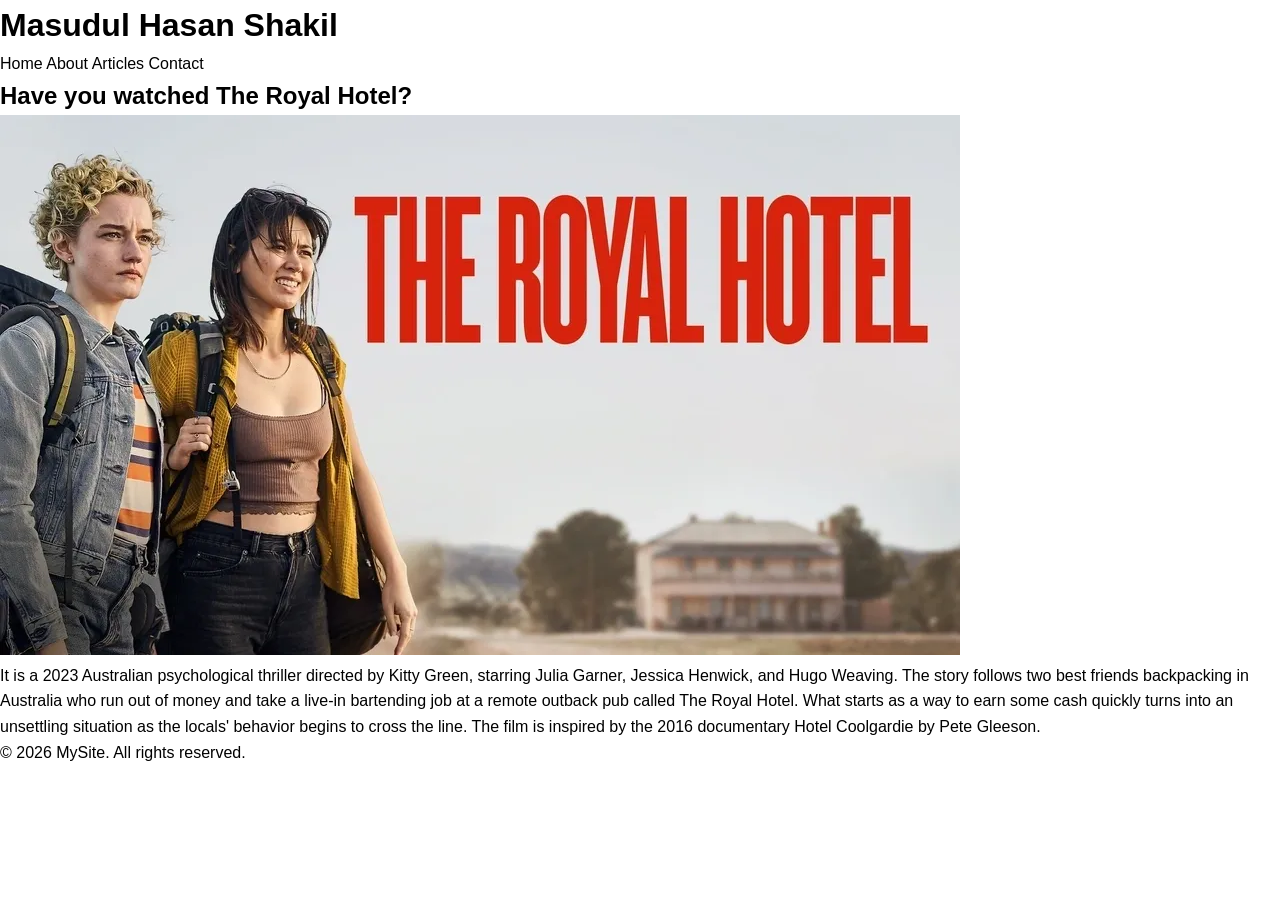
<file: class_demo.html>
<!DOCTYPE html>
<html lang="en">

<head>
  <meta charset="UTF-8" />
  <meta name="viewport" content="width=device-width, initial-scale=1.0" />
  <meta name="description" content="A simple web page demonstrating HTML5 semantic structure and layout." />
  <title>Masudul Hasan Shakil</title>  

  <link rel="stylesheet" href="style.css" />
</head>

<body>

  <header>
    <h1>Masudul Hasan Shakil</h1>
    <nav aria-label="Main navigation">
      <a href="#">Home</a>
      <a href="#">About</a>
      <a href="#">Articles</a>
      <a href="#contact">Contact</a>
    </nav>
  </header>

  <main>

    <article aria-labelledby="article-royal-hotel">
      <h2 id="article-royal-hotel">Have you watched The Royal Hotel?</h2>
      <a href="https://www.imdb.com/title/tt18363072/" target="_blank" aria-label="The Royal Hotel on IMDB (opens in new tab)">
        <img
          src="theroyalhotel.webp"
          alt="The Royal Hotel 2023 movie poster featuring Julia Garner and Jessica Henwick"
        />
      </a>
      <p>
        It is a 2023 Australian psychological thriller directed by Kitty Green, starring Julia Garner, Jessica Henwick, and Hugo Weaving. The story follows two best friends backpacking in Australia who run out of money and take a live-in bartending job at a remote outback pub called The Royal Hotel. What starts as a way to earn some cash quickly turns into an unsettling situation as the locals' behavior begins to cross the line. The film is inspired by the 2016 documentary Hotel Coolgardie by Pete Gleeson.
      </p>
    </article>

  </main>

  <footer>
    <p>&copy; 2026 MySite. All rights reserved.</p>
  </footer>

</body>
</html>
</file>
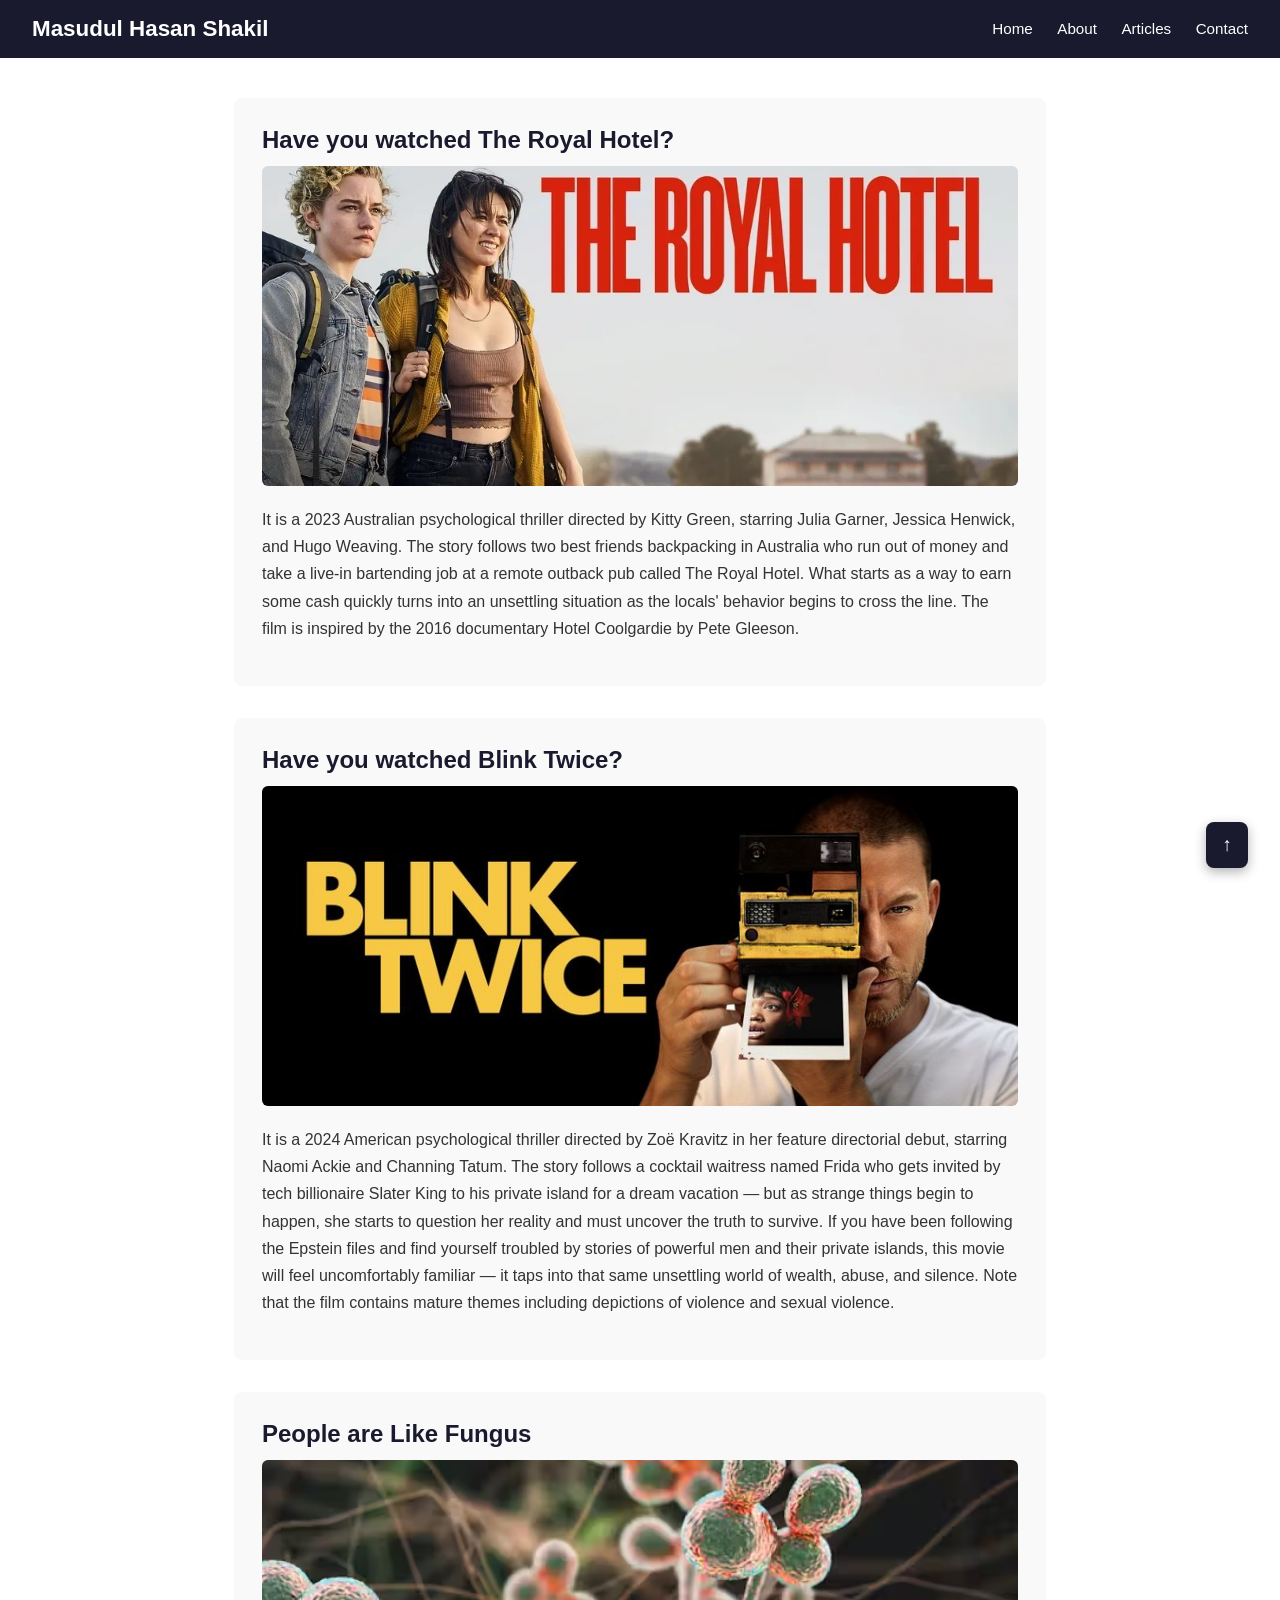
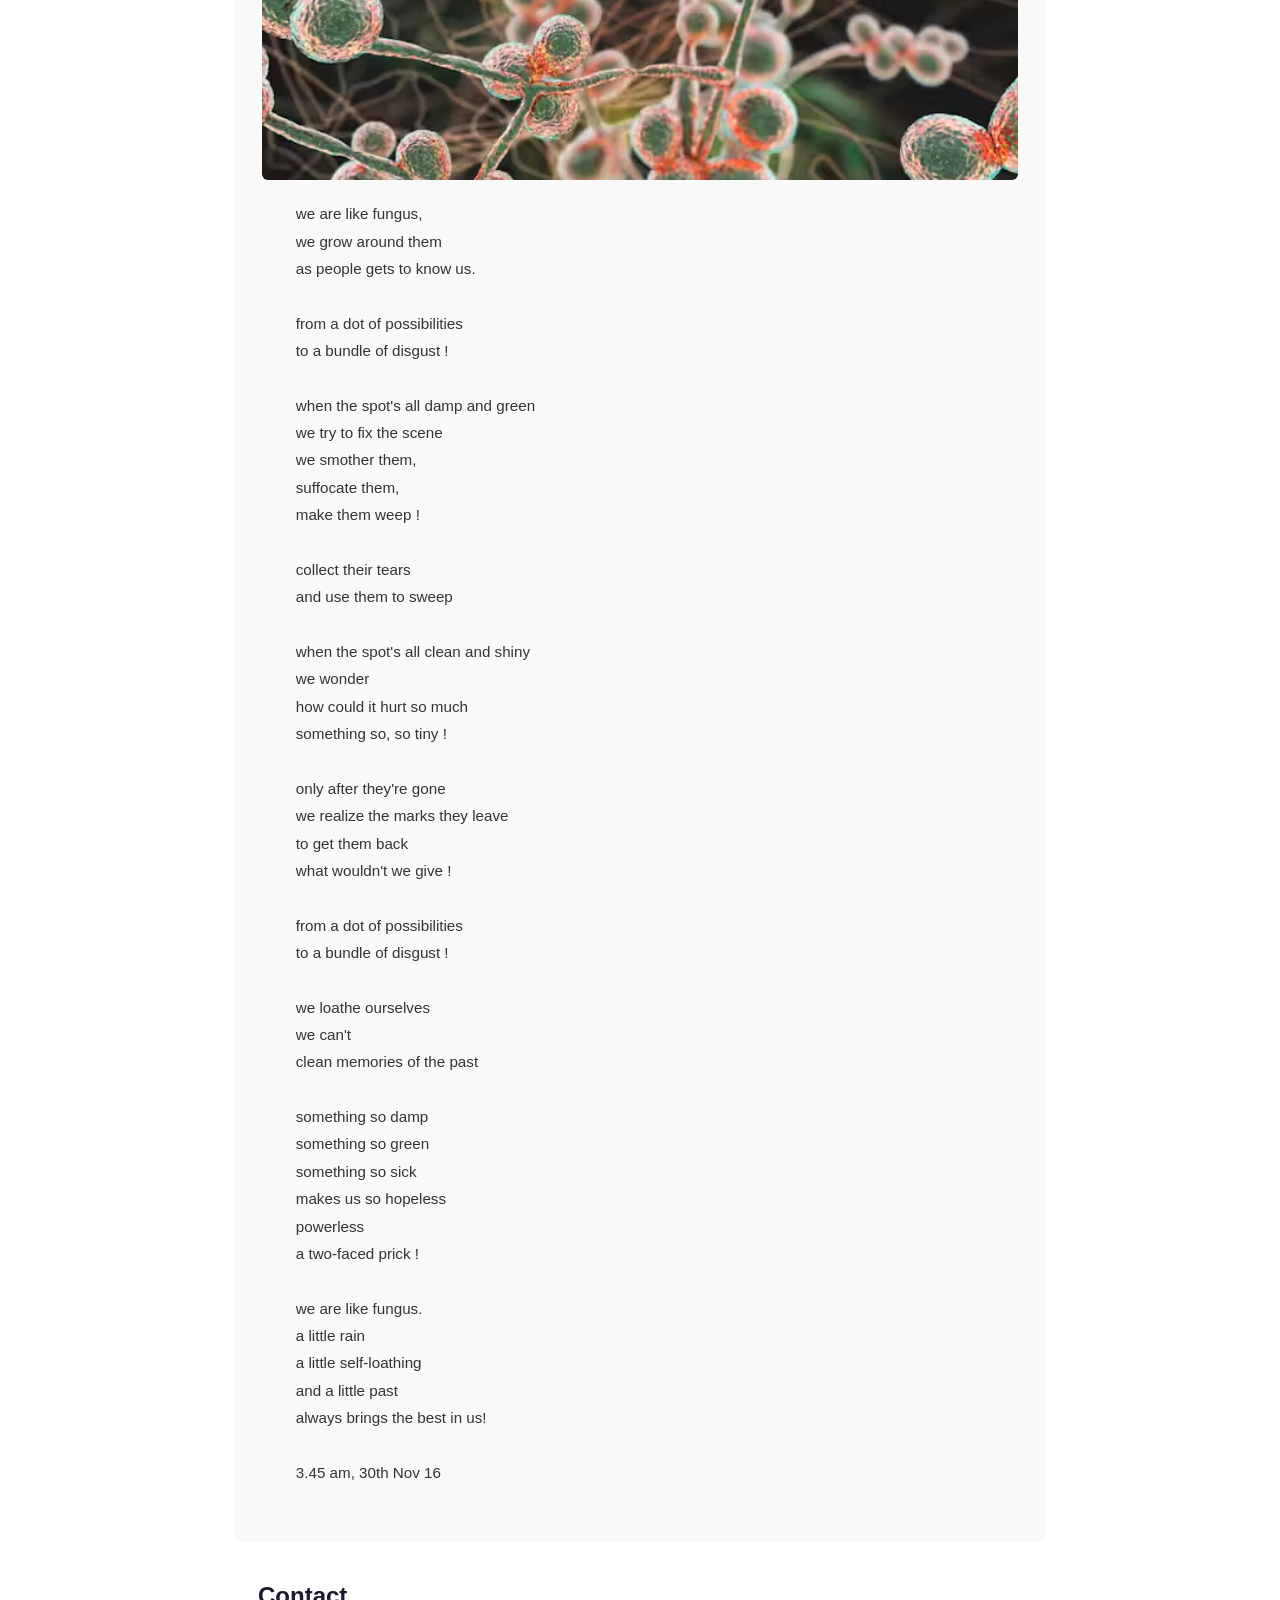
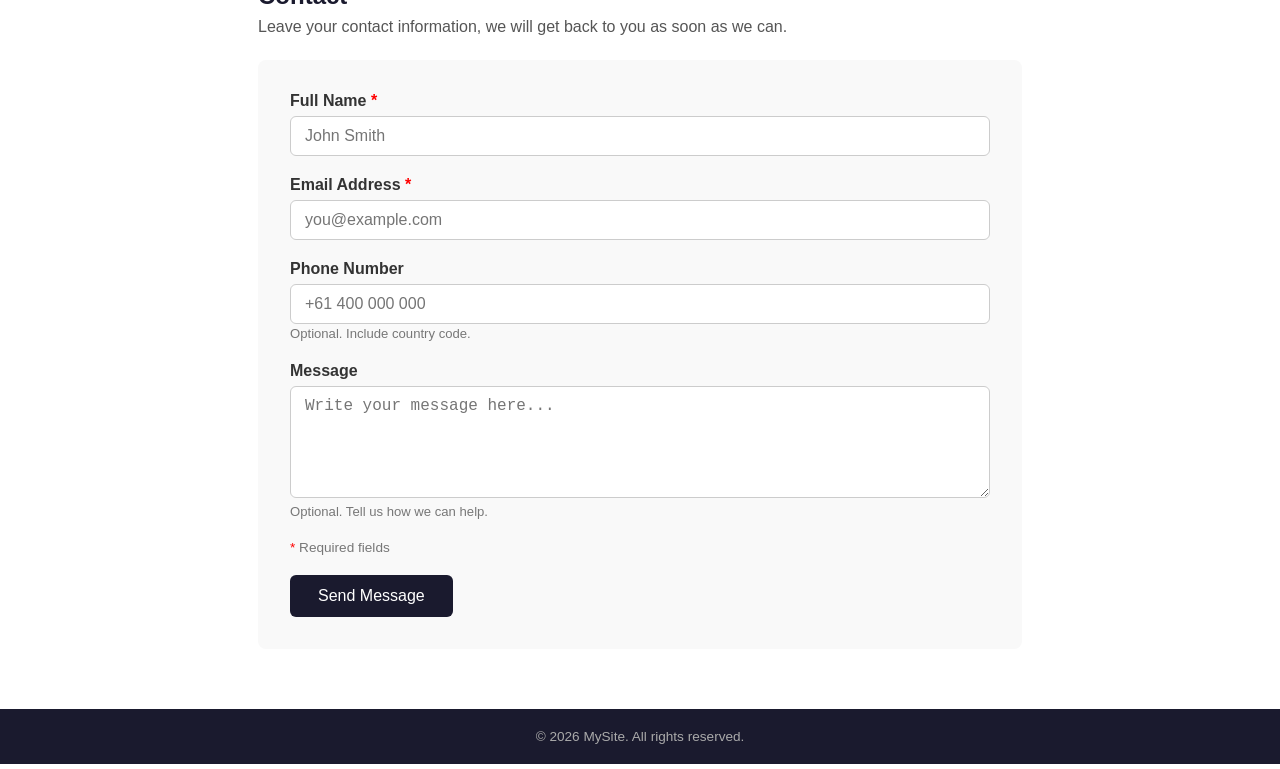
<file: index_week02.html>
<!DOCTYPE html>
<html lang="en">
<head>
  <meta charset="UTF-8" />
  <meta name="viewport" content="width=device-width, initial-scale=1.0" />
  <meta name="description" content="A simple web page demonstrating HTML5 semantic structure and layout." />
  <title>Masudul Hasan Shakil</title>
  <style>
    * { margin: 0; padding: 0; box-sizing: border-box; }
    body { font-family: Bahnschrift, sans-serif; color: #333; }

    header { background: #1a1a2e; color: white; padding: 16px 32px; display: flex; justify-content: space-between; align-items: center; }
    header h1 { font-size: 1.4rem; }
    nav a { color: white; text-decoration: none; margin-left: 20px; font-size: 0.95rem; }
    nav a:hover { text-decoration: underline; }

    main { max-width: 860px; margin: 40px auto; padding: 0 24px; }

    article { background: #f9f9f9; border-radius: 8px; padding: 28px; margin-bottom: 32px; }
    article h2 { margin-bottom: 12px; color: #1a1a2e; }
    article p { line-height: 1.7; margin-bottom: 16px; }
    article img { width: 100%; max-height: 320px; object-fit: cover; border-radius: 6px; margin-bottom: 16px; }

    footer { background: #1a1a2e; color: #aaa; text-align: center; padding: 20px; font-size: 0.85rem; }

    /* Input focus highlight */
    input:focus, textarea:focus {
      outline: 2px solid #1a1a2e;
      border-color: #1a1a2e;
    }

    /* Red border on invalid fields after user interacts */
    input:not(:placeholder-shown):invalid,
    textarea:not(:placeholder-shown):invalid {
      border-color: red;
    }

    /* Show error message when field is invalid and touched */
    input:not(:placeholder-shown):invalid + span,
    textarea:not(:placeholder-shown):invalid + span {
      display: block !important;
    }

    /* Green border when valid */
    input:not(:placeholder-shown):valid,
    textarea:not(:placeholder-shown):valid {
      border-color: green;
    }

    /* Button hover */
    button[type="submit"]:hover {
      background: #2a2a4e;
    }

    /* Button focus for keyboard users */
    button[type="submit"]:focus {
      outline: 2px solid #1a1a2e;
      outline-offset: 3px;
    }
  </style>
</head>
<body>

  <header>
    <h1>Masudul Hasan Shakil</h1>
    <nav aria-label="Main navigation">
      <a href="#">Home</a>
      <a href="#">About</a>
      <a href="#">Articles</a>
      <a href="#contact">Contact</a>
    </nav>
  </header>

  <main>

    <article aria-labelledby="article-royal-hotel">
      <h2 id="article-royal-hotel">Have you watched The Royal Hotel?</h2>
      <a href="https://www.imdb.com/title/tt18363072/" target="_blank" aria-label="The Royal Hotel on IMDB (opens in new tab)">
        <img
          src="theroyalhotel.webp"
          alt="The Royal Hotel 2023 movie poster featuring Julia Garner and Jessica Henwick"
        />
      </a>
      <p>
        It is a 2023 Australian psychological thriller directed by Kitty Green, starring Julia Garner, Jessica Henwick, and Hugo Weaving. The story follows two best friends backpacking in Australia who run out of money and take a live-in bartending job at a remote outback pub called The Royal Hotel. What starts as a way to earn some cash quickly turns into an unsettling situation as the locals' behavior begins to cross the line. The film is inspired by the 2016 documentary Hotel Coolgardie by Pete Gleeson.
      </p>
    </article>

    <article aria-labelledby="article-blink-twice">
      <h2 id="article-blink-twice">Have you watched Blink Twice?</h2>
      <a href="https://www.imdb.com/title/tt14858658/" target="_blank" aria-label="Blink Twice on IMDB (opens in new tab)">
        <img
          src="blink-twice.jpg"
          alt="Blink Twice 2024 movie poster featuring Naomi Ackie and Channing Tatum"
        />
      </a>
      <p>
        It is a 2024 American psychological thriller directed by Zoë Kravitz in her feature directorial debut, starring Naomi Ackie and Channing Tatum. The story follows a cocktail waitress named Frida who gets invited by tech billionaire Slater King to his private island for a dream vacation — but as strange things begin to happen, she starts to question her reality and must uncover the truth to survive. If you have been following the Epstein files and find yourself troubled by stories of powerful men and their private islands, this movie will feel uncomfortably familiar — it taps into that same unsettling world of wealth, abuse, and silence. Note that the film contains mature themes including depictions of violence and sexual violence.
      </p>
    </article>

    <article aria-labelledby="article-poem">
      <h2 id="article-poem">People are Like Fungus</h2>
      <img
        src="fungus.avif"
        alt="Poem illustration"
      />
      <pre aria-label="Poem: We Are Like Fungus, written at 3:45am 30th November 2016" style="font-family: inherit; white-space: pre-wrap; line-height: 1.8; font-size: 0.95rem;">
        we are like fungus,
        we grow around them
        as people gets to know us.

        from a dot of possibilities
        to a bundle of disgust !

        when the spot's all damp and green
        we try to fix the scene
        we smother them,
        suffocate them,
        make them weep !

        collect their tears
        and use them to sweep

        when the spot's all clean and shiny
        we wonder
        how could it hurt so much
        something so, so tiny !

        only after they're gone
        we realize the marks they leave
        to get them back
        what wouldn't we give !

        from a dot of possibilities
        to a bundle of disgust !

        we loathe ourselves
        we can't
        clean memories of the past

        something so damp
        something so green
        something so sick
        makes us so hopeless
        powerless
        a two-faced prick !

        we are like fungus.
        a little rain
        a little self-loathing
        and a little past
        always brings the best in us!

        3.45 am, 30th Nov 16
      </pre>
    </article>

    <section id="contact" role="region" aria-labelledby="contact-heading" style="max-width: 860px; margin: 40px auto 60px; padding: 0 24px;">
      <h2 id="contact-heading" style="color: #1a1a2e; margin-bottom: 8px;">Contact</h2>
      <p style="margin-bottom: 24px; color: #555;">Leave your contact information, we will get back to you as soon as we can.</p>

      <form
        action="#"
        method="POST"
        novalidate
        aria-label="Contact form"
        style="background: #f9f9f9; padding: 32px; border-radius: 8px;"
      >

        <!-- Name -->
        <div style="margin-bottom: 20px;">
          <label for="name" style="display: block; font-weight: bold; margin-bottom: 6px;">
            Full Name <span aria-hidden="true" style="color: red;">*</span>
          </label>
          <input
            type="text"
            id="name"
            name="name"
            required
            autocomplete="name"
            placeholder="John Smith"
            aria-describedby="name-error"
            style="width: 100%; padding: 10px 14px; border: 1px solid #ccc; border-radius: 6px; font-size: 1rem; outline-offset: 2px;"
          />
          <span id="name-error" role="alert" aria-live="polite" style="color: red; font-size: 0.85rem; display: none;">Please enter your full name.</span>
        </div>

        <!-- Email -->
        <div style="margin-bottom: 20px;">
          <label for="email" style="display: block; font-weight: bold; margin-bottom: 6px;">
            Email Address <span aria-hidden="true" style="color: red;">*</span>
          </label>
          <input
            type="email"
            id="email"
            name="email"
            required
            autocomplete="email"
            placeholder="you@example.com"
            aria-describedby="email-error"
            style="width: 100%; padding: 10px 14px; border: 1px solid #ccc; border-radius: 6px; font-size: 1rem; outline-offset: 2px;"
          />
          <span id="email-error" role="alert" aria-live="polite" style="color: red; font-size: 0.85rem; display: none;">Please enter a valid email address.</span>
        </div>

        <!-- Phone -->
        <div style="margin-bottom: 20px;">
          <label for="phone" style="display: block; font-weight: bold; margin-bottom: 6px;">
            Phone Number
          </label>
          <input
            type="tel"
            id="phone"
            name="phone"
            autocomplete="tel"
            placeholder="+61 400 000 000"
            aria-describedby="phone-hint"
            style="width: 100%; padding: 10px 14px; border: 1px solid #ccc; border-radius: 6px; font-size: 1rem; outline-offset: 2px;"
          />
          <span id="phone-hint" style="font-size: 0.82rem; color: #777;">Optional. Include country code.</span>
        </div>

        <!-- Message -->
        <div style="margin-bottom: 20px;">
          <label for="message" style="display: block; font-weight: bold; margin-bottom: 6px;">
            Message
          </label>
          <textarea
            id="message"
            name="message"
            rows="5"
            placeholder="Write your message here..."
            aria-describedby="message-hint"
            style="width: 100%; padding: 10px 14px; border: 1px solid #ccc; border-radius: 6px; font-size: 1rem; resize: vertical; outline-offset: 2px;"
          ></textarea>
          <span id="message-hint" style="font-size: 0.82rem; color: #777;">Optional. Tell us how we can help.</span>
        </div>

        <!-- Required note -->
        <p style="font-size: 0.85rem; color: #777; margin-bottom: 20px;">
          <span aria-hidden="true" style="color: red;">*</span> Required fields
        </p>

        <!-- Submit -->
        <button
          type="submit"
          aria-label="Submit contact form"
          style="background: #1a1a2e; color: white; border: none; padding: 12px 28px; border-radius: 6px; font-size: 1rem; cursor: pointer;"
        >Send Message</button>

      </form>
    </section>

    <button
      onclick="window.scrollTo({top: 0, behavior: 'smooth'})"
      aria-label="Back to top of page"
      title="Back to top"
      style="
        position: fixed;
        bottom: 32px;
        right: 32px;
        background: #1a1a2e;
        color: white;
        border: none;
        padding: 12px 16px;
        border-radius: 8px;
        font-size: 1.2rem;
        cursor: pointer;
        box-shadow: 0 4px 12px rgba(0,0,0,0.3);
        transition: opacity 0.3s;
      ">↑</button>

  </main>

  <footer>
    <p>&copy; 2026 MySite. All rights reserved.</p>
  </footer>

</body>
</html>
</file>
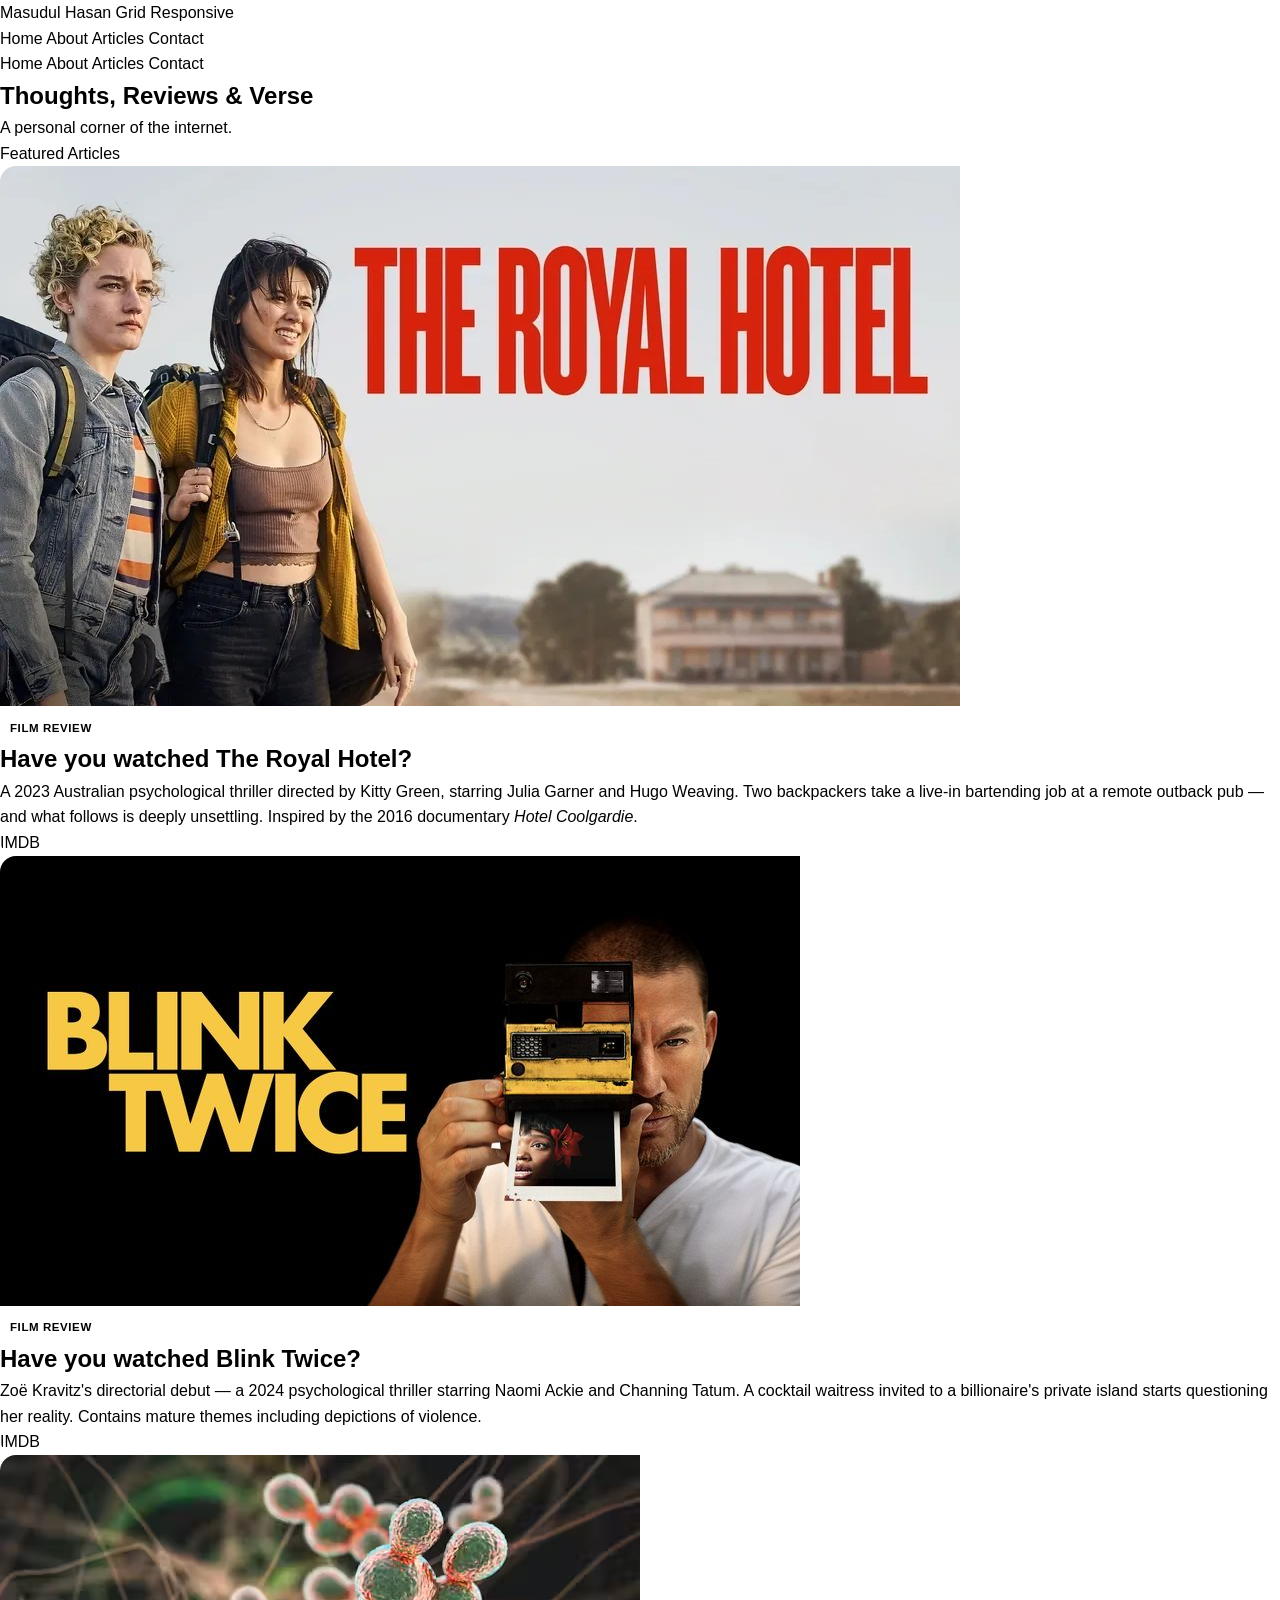
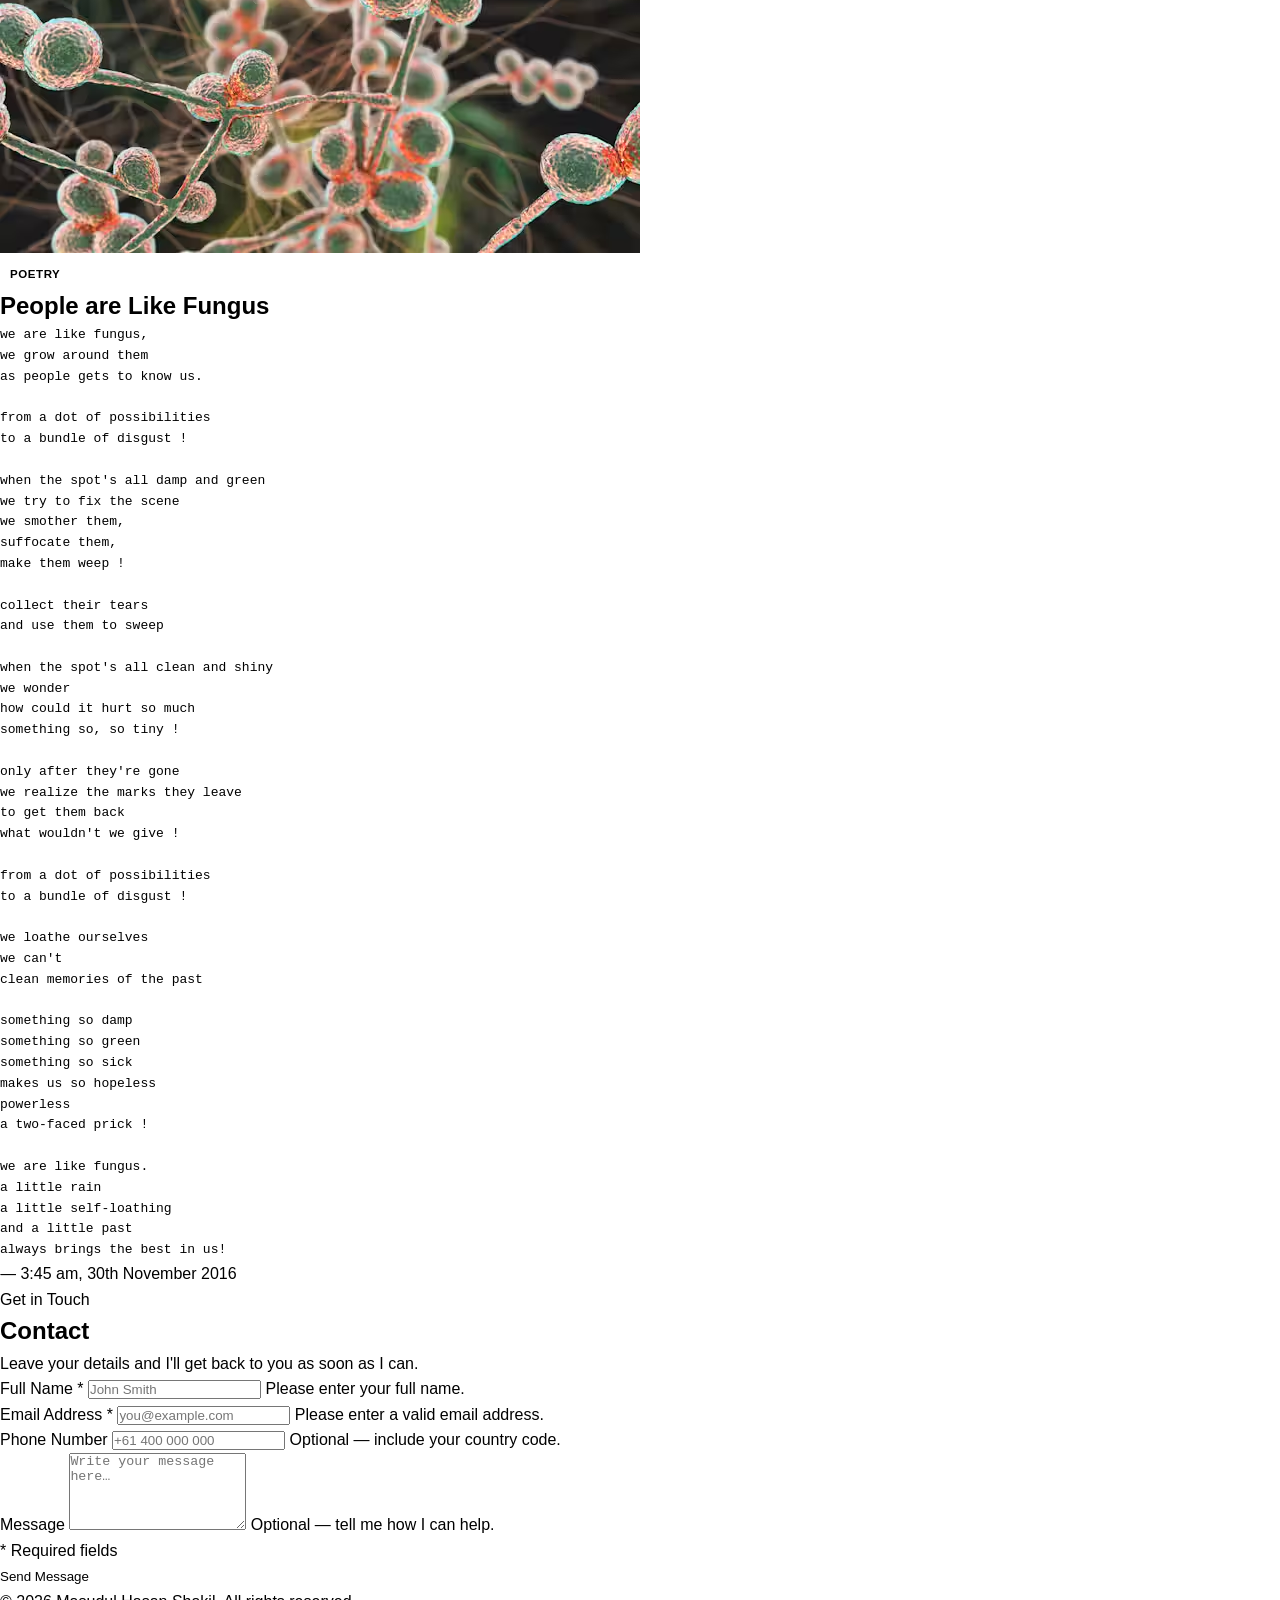
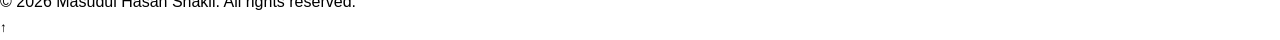
<file: index_week03.html>
<!DOCTYPE html>
<html lang="en">
<head>
  <meta charset="UTF-8" />
  <meta name="viewport" content="width=device-width, initial-scale=1.0" />
  <meta name="description" content="A simple web page demonstrating HTML5 semantic structure and layout." />
  <title>Masudul Hasan Shakil</title>
  <link rel="preconnect" href="https://fonts.googleapis.com">
  <link href="https://fonts.googleapis.com/css2?family=DM+Serif+Display:ital@0;1&family=DM+Sans:wght@300;400;500;600&display=swap" rel="stylesheet">
  <link rel="stylesheet" href="style.css" />

</head>
<body>

  <!-- ─── HEADER ─── -->
  <header>
    <span class="site-title">Masudul Hasan Grid Responsive</span>

    <!-- Desktop horizontal menu (semantic nav) -->
    <nav class="desktop-nav" aria-label="Main navigation">
      <a href="#">Home</a>
      <a href="#">About</a>
      <a href="#">Articles</a>
      <a href="#contact">Contact</a>
    </nav>

    <!-- Mobile hamburger toggle -->
    <button
      class="hamburger"
      id="hamburger-btn"
      aria-label="Toggle navigation menu"
      aria-expanded="false"
      aria-controls="nav-drawer"
    >
      <span></span>
      <span></span>
      <span></span>
    </button>
  </header>

  <!-- Mobile nav drawer -->
  <nav class="nav-drawer" id="nav-drawer" aria-label="Mobile navigation">
    <a href="#">Home</a>
    <a href="#">About</a>
    <a href="#">Articles</a>
    <a href="#contact">Contact</a>
  </nav>

  <!-- ─── HERO ─── -->
  <section class="hero-strip" aria-label="Site introduction">
    <h2>Thoughts, Reviews &amp; Verse</h2>
    <p>A personal corner of the internet.</p>
  </section>

  <!-- ─── MAIN ─── -->
  <main>

    <p class="section-label">Featured Articles</p>

    <!-- Responsive grid: 4-col desktop → 2-col tablet → 1-col mobile -->
    <div class="grid" role="list">

      <!-- Card 1: The Royal Hotel -->
      <article class="card" aria-labelledby="article-royal-hotel" role="listitem">
        <a href="https://www.imdb.com/title/tt18363072/" target="_blank" rel="noopener" aria-label="View The Royal Hotel on IMDB (opens in new tab)">
          <img
            class="card-img"
            src="theroyalhotel.webp"
            alt="The Royal Hotel 2023 movie poster featuring Julia Garner and Jessica Henwick"
            loading="lazy"
          />
        </a>
        <div class="card-body">
          <span class="card-tag">Film Review</span>
          <h2 id="article-royal-hotel">Have you watched The Royal Hotel?</h2>
          <p>
            A 2023 Australian psychological thriller directed by Kitty Green, starring Julia Garner and Hugo Weaving. Two backpackers take a live-in bartending job at a remote outback pub — and what follows is deeply unsettling. Inspired by the 2016 documentary <em>Hotel Coolgardie</em>.
          </p>
          <a href="https://www.imdb.com/title/tt18363072/" target="_blank" rel="noopener" class="card-link">IMDB</a>
        </div>
      </article>

      <!-- Card 2: Blink Twice -->
      <article class="card" aria-labelledby="article-blink-twice" role="listitem">
        <a href="https://www.imdb.com/title/tt14858658/" target="_blank" rel="noopener" aria-label="View Blink Twice on IMDB (opens in new tab)">
          <img
            class="card-img"
            src="blink-twice.jpg"
            alt="Blink Twice 2024 movie poster featuring Naomi Ackie and Channing Tatum"
            loading="lazy"
          />
        </a>
        <div class="card-body">
          <span class="card-tag">Film Review</span>
          <h2 id="article-blink-twice">Have you watched Blink Twice?</h2>
          <p>
            Zoë Kravitz's directorial debut — a 2024 psychological thriller starring Naomi Ackie and Channing Tatum. A cocktail waitress invited to a billionaire's private island starts questioning her reality. Contains mature themes including depictions of violence.
          </p>
          <a href="https://www.imdb.com/title/tt14858658/" target="_blank" rel="noopener" class="card-link">IMDB</a>
        </div>
      </article>

      <!-- Card 3+4: Poem (2-col span) -->
      <article class="card card-poem" aria-labelledby="article-poem" role="listitem">
        <img
          class="card-img"
          src="fungus.avif"
          alt="Illustration for the poem People are Like Fungus"
          loading="lazy"
        />
        <div class="card-body">
          <span class="card-tag">Poetry</span>
          <h2 id="article-poem">People are Like Fungus</h2>
          <pre aria-label="Poem: People are Like Fungus, written at 3:45am 30th November 2016">we are like fungus,
we grow around them
as people gets to know us.

from a dot of possibilities
to a bundle of disgust !

when the spot's all damp and green
we try to fix the scene
we smother them,
suffocate them,
make them weep !

collect their tears
and use them to sweep

when the spot's all clean and shiny
we wonder
how could it hurt so much
something so, so tiny !

only after they're gone
we realize the marks they leave
to get them back
what wouldn't we give !

from a dot of possibilities
to a bundle of disgust !

we loathe ourselves
we can't
clean memories of the past

something so damp
something so green
something so sick
makes us so hopeless
powerless
a two-faced prick !

we are like fungus.
a little rain
a little self-loathing
and a little past
always brings the best in us!</pre>
          <p class="poem-meta">— 3:45 am, 30th November 2016</p>
        </div>
      </article>

    </div><!-- /.grid -->

    <!-- ─── CONTACT ─── -->
    <section id="contact" aria-labelledby="contact-heading">
      <p class="section-label">Get in Touch</p>
      <div class="contact-section">
        <h2 id="contact-heading">Contact</h2>
        <p class="sub">Leave your details and I'll get back to you as soon as I can.</p>

        <form action="#" method="POST" novalidate aria-label="Contact form" class="form-grid">

          <div class="form-row">
            <div class="form-group">
              <label for="name">Full Name <span class="req" aria-hidden="true">*</span></label>
              <input type="text" id="name" name="name" required autocomplete="name"
                placeholder="John Smith" aria-describedby="name-error" />
              <span id="name-error" class="field-msg" role="alert" aria-live="polite">Please enter your full name.</span>
            </div>
            <div class="form-group">
              <label for="email">Email Address <span class="req" aria-hidden="true">*</span></label>
              <input type="email" id="email" name="email" required autocomplete="email"
                placeholder="you@example.com" aria-describedby="email-error" />
              <span id="email-error" class="field-msg" role="alert" aria-live="polite">Please enter a valid email address.</span>
            </div>
          </div>

          <div class="form-group">
            <label for="phone">Phone Number</label>
            <input type="tel" id="phone" name="phone" autocomplete="tel"
              placeholder="+61 400 000 000" aria-describedby="phone-hint" />
            <span id="phone-hint" class="field-hint">Optional — include your country code.</span>
          </div>

          <div class="form-group">
            <label for="message">Message</label>
            <textarea id="message" name="message" rows="5"
              placeholder="Write your message here…" aria-describedby="message-hint"></textarea>
            <span id="message-hint" class="field-hint">Optional — tell me how I can help.</span>
          </div>

          <p class="form-note"><span aria-hidden="true" style="color:var(--accent);">*</span> Required fields</p>

          <button type="submit" class="btn-submit" aria-label="Submit contact form">Send Message</button>

        </form>
      </div>
    </section>

  </main>

  <!-- ─── FOOTER ─── -->
  <footer>
    <p>&copy; 2026 Masudul Hasan Shakil. All rights reserved.</p>
  </footer>

  <!-- Back to top -->
  <button
    class="back-top"
    onclick="window.scrollTo({top:0,behavior:'smooth'})"
    aria-label="Back to top of page"
    title="Back to top"
  >↑</button>

  <!-- ─── Hamburger JS ─── -->
  <script>
    const btn    = document.getElementById('hamburger-btn');
    const drawer = document.getElementById('nav-drawer');

    btn.addEventListener('click', () => {
      const open = drawer.classList.toggle('open');
      btn.classList.toggle('open', open);
      btn.setAttribute('aria-expanded', open);
    });

    // Close when a drawer link is tapped
    drawer.querySelectorAll('a').forEach(a => {
      a.addEventListener('click', () => {
        drawer.classList.remove('open');
        btn.classList.remove('open');
        btn.setAttribute('aria-expanded', 'false');
      });
    });

    // Close on outside click
    document.addEventListener('click', e => {
      if (!btn.contains(e.target) && !drawer.contains(e.target)) {
        drawer.classList.remove('open');
        btn.classList.remove('open');
        btn.setAttribute('aria-expanded', 'false');
      }
    });
  </script>

</body>
</html>
</file>
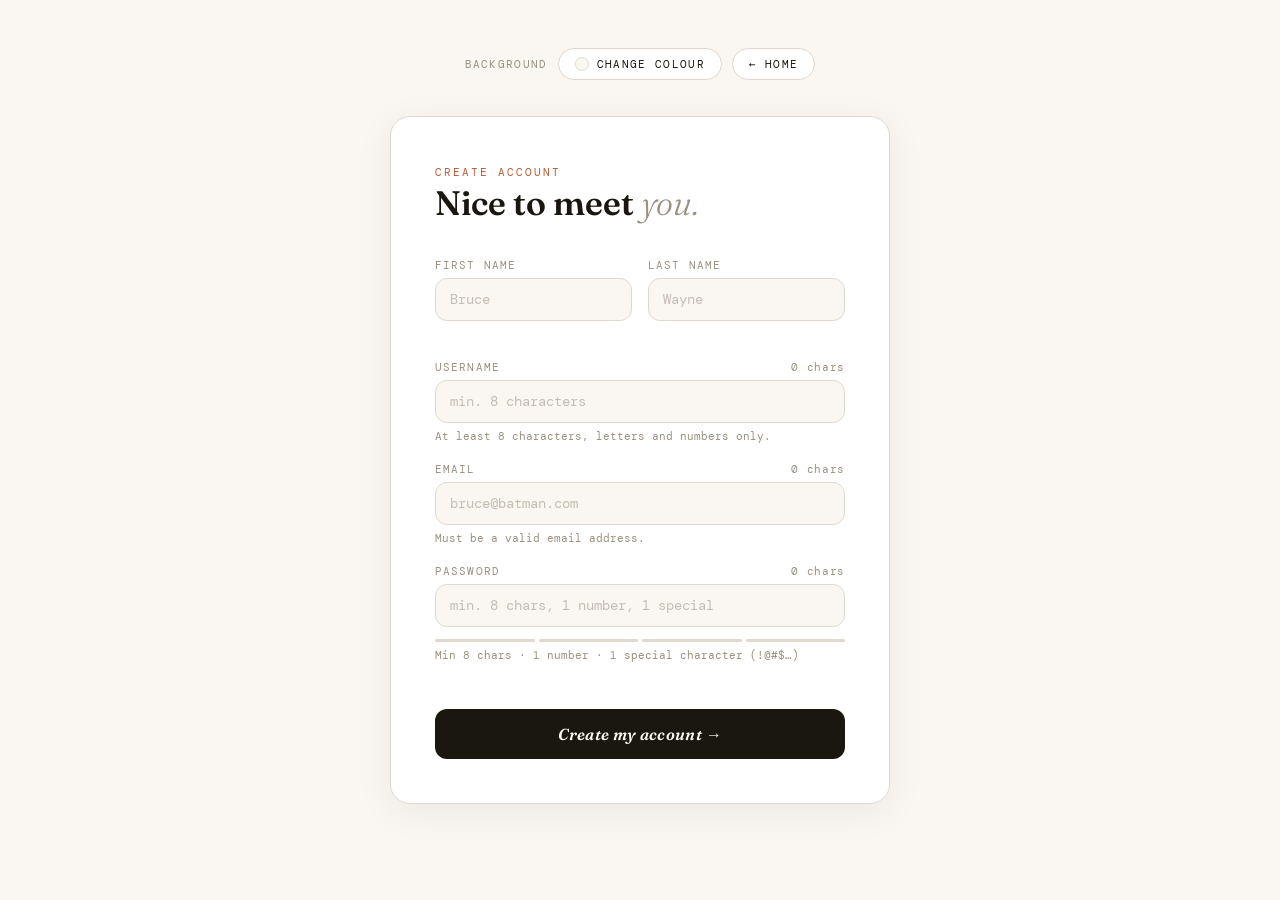
<file: registration-form.html>
<!DOCTYPE html>
<html lang="en">
<head>
  <meta charset="UTF-8"/>
  <meta name="viewport" content="width=device-width, initial-scale=1.0"/>
  <title>Register</title>
  <link href="https://fonts.googleapis.com/css2?family=Fraunces:ital,opsz,wght@0,9..144,300;0,9..144,600;0,9..144,700;1,9..144,300&family=DM+Mono:wght@300;400;500&display=swap" rel="stylesheet"/>
  <link rel="stylesheet" href="registration-form.css"/>
</head>
<body>

  <!-- Colour changer + Home -->
  <div class="palette-row">
    <span>Background</span>
    <button id="colour-btn">
      <span class="swatch" id="swatch"></span>
      Change colour
    </button>
    <a href="index.html" class="home-btn">← Home</a>
  </div>

  <!-- Card -->
  <div class="card">
    <div class="card-header">
      <p class="eyebrow">Create account</p>
      <h1>Nice to meet <em>you.</em></h1>
    </div>

    <div class="form-grid" id="reg-form">

      <!-- First Name -->
      <div class="field">
        <label for="first-name">First Name</label>
        <div class="input-wrap">
          <input type="text" id="first-name" placeholder="Bruce" autocomplete="given-name"/>
          <span class="status-icon"></span>
        </div>
        <span class="field-hint" id="hint-first"></span>
      </div>

      <!-- Last Name -->
      <div class="field">
        <label for="last-name">Last Name</label>
        <div class="input-wrap">
          <input type="text" id="last-name" placeholder="Wayne" autocomplete="family-name"/>
          <span class="status-icon"></span>
        </div>
        <span class="field-hint" id="hint-last"></span>
      </div>

      <!-- Username -->
      <div class="field full">
        <div class="counter-row">
          <label for="username">Username</label>
          <span class="char-counter" id="counter-username">0 chars</span>
        </div>
        <div class="input-wrap">
          <input type="text" id="username" placeholder="min. 8 characters" autocomplete="username" maxlength="30"/>
          <span class="status-icon"></span>
        </div>
        <span class="field-hint" id="hint-username">At least 8 characters, letters and numbers only.</span>
      </div>

      <!-- Email -->
      <div class="field full">
        <div class="counter-row">
          <label for="email">Email</label>
          <span class="char-counter" id="counter-email">0 chars</span>
        </div>
        <div class="input-wrap">
          <input type="email" id="email" placeholder="bruce@batman.com" autocomplete="email"/>
          <span class="status-icon"></span>
        </div>
        <span class="field-hint" id="hint-email">Must be a valid email address.</span>
      </div>

      <!-- Password -->
      <div class="field full">
        <div class="counter-row">
          <label for="password">Password</label>
          <span class="char-counter" id="counter-password">0 chars</span>
        </div>
        <div class="input-wrap">
          <input type="password" id="password" placeholder="min. 8 chars, 1 number, 1 special" autocomplete="new-password"/>
          <span class="status-icon"></span>
        </div>
        <div class="strength-bar">
          <div class="strength-seg" id="seg1"></div>
          <div class="strength-seg" id="seg2"></div>
          <div class="strength-seg" id="seg3"></div>
          <div class="strength-seg" id="seg4"></div>
        </div>
        <span class="field-hint" id="hint-password">Min 8 chars · 1 number · 1 special character (!@#$…)</span>
      </div>

      <!-- Submit -->
      <div class="submit-row">
        <button id="submit-btn">Create my account →</button>
        <div id="toast">🎉 Account created successfully! Welcome aboard.</div>
      </div>

    </div>
  </div>

  <script src="registration-form.js"></script>
</body>
</html>
</file>
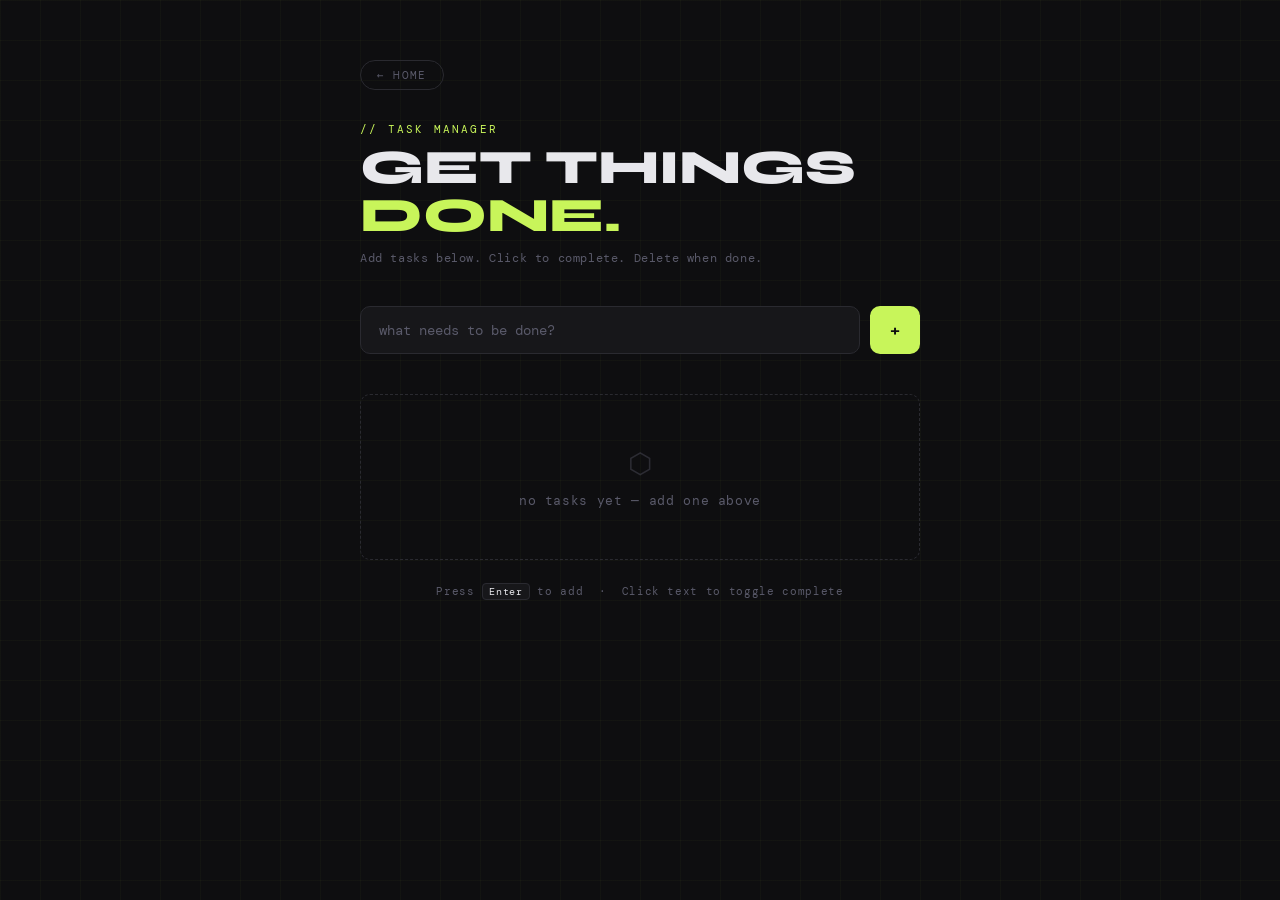
<file: task-manager.html>
<!DOCTYPE html>
<html lang="en">
<head>
  <meta charset="UTF-8" />
  <meta name="viewport" content="width=device-width, initial-scale=1.0"/>
  <title>Mini Task Manager</title>
  <link href="https://fonts.googleapis.com/css2?family=DM+Mono:ital,wght@0,300;0,400;0,500;1,400&family=Syne:wght@400;700;800&display=swap" rel="stylesheet"/>
  <link rel="stylesheet" href="task-manager.css"/>
</head>
<body>
  <div class="container">
    <a href="index.html" class="home-btn">← Home</a>

    <header>
      <p class="label">// task manager</p>
      <h1>GET THINGS<br><span>DONE.</span></h1>
      <p class="subtitle">Add tasks below. Click to complete. Delete when done.</p>
    </header>

    <!-- Input + Button -->
    <div class="input-row">
      <input
        type="text"
        id="task-input"
        placeholder="what needs to be done?"
        autocomplete="off"
      />
      <button id="add-btn" title="Add task">+</button>
    </div>

    <p class="error-msg" id="error-msg"></p>

    <!-- Stats bar -->
    <div class="stats" id="stats" style="display:none;">
      <div>total <span id="count-total">0</span></div>
      <div>done <span id="count-done">0</span></div>
      <div>left <span id="count-left">0</span></div>
    </div>

    <!-- Task container -->
    <ul id="task-list">
      <li class="empty-state" id="empty-state">
        <span class="icon">⬡</span>
        no tasks yet — add one above
      </li>
    </ul>

    <p class="hint">Press <kbd>Enter</kbd> to add &nbsp;·&nbsp; Click text to toggle complete</p>
  </div>

  <script src="task-manager.js"></script>
</body>
</html>
</file>
<file: style.css>
/* ============================================================
   THEPORTAL — style.css
   ============================================================ */

/* --- Dark Theme (default) --- */
[data-theme="dark"] {
  --primary:        #FF6B8B;
  --primary-dark:   #cc4466;
  --primary-light:  #ffb3c6;
  --primary-muted:  rgba(255, 107, 139, 0.12);
  --bg:             #181818;
  --bg-card:        #232323;
  --bg-card-hover:  #2a2a2a;
  --bg-dropdown:    #2c2c2c;
  --bg-modal:       #242424;
  --bg-nav:         rgba(24, 24, 24, 0.90);
  --border:         rgba(255,255,255,0.07);
  --border-focus:   #FF6B8B;
  --text-primary:   #f0f0f0;
  --text-secondary: #a0a0a0;
  --text-muted:     #555;
  --shadow-card:    0 8px 40px rgba(0,0,0,0.55), 0 2px 8px rgba(0,0,0,0.3);
  --shadow-card-hover: 0 16px 60px rgba(0,0,0,0.7), 0 4px 16px rgba(255,107,139,0.12);
  --shadow-modal:   0 24px 80px rgba(0,0,0,0.7);
  --shadow-nav:     0 2px 24px rgba(0,0,0,0.5);
  --backdrop-color: rgba(0,0,0,0.65);
}

/* --- Light Theme --- */
[data-theme="light"] {
  --primary:        #cc3355;
  --primary-dark:   #a0203d;
  --primary-light:  #ff6b8b;
  --primary-muted:  rgba(204, 51, 85, 0.1);
  --bg:             #f2f2f0;
  --bg-card:        #ffffff;
  --bg-card-hover:  #fafafa;
  --bg-dropdown:    #ffffff;
  --bg-modal:       #ffffff;
  --bg-nav:         rgba(242, 242, 240, 0.92);
  --border:         rgba(0,0,0,0.08);
  --border-focus:   #cc3355;
  --text-primary:   #1a1a1a;
  --text-secondary: #555;
  --text-muted:     #999;
  --shadow-card:    0 4px 24px rgba(0,0,0,0.08), 0 1px 4px rgba(0,0,0,0.05);
  --shadow-card-hover: 0 12px 40px rgba(0,0,0,0.14), 0 2px 8px rgba(204,51,85,0.08);
  --shadow-modal:   0 24px 80px rgba(0,0,0,0.18);
  --shadow-nav:     0 2px 16px rgba(0,0,0,0.08);
  --backdrop-color: rgba(0,0,0,0.4);
}

/* --- Reset & Base --- */
*, *::before, *::after { box-sizing: border-box; margin: 0; padding: 0; }
html { scroll-behavior: smooth; }

body {
  font-family: 'Inter', sans-serif;
  background: var(--bg);
  color: var(--text-primary);
  min-height: 100vh;
  line-height: 1.6;
  -webkit-font-smoothing: antialiased;
  transition: background 0.3s ease, color 0.3s ease;
}

a { color: inherit; text-decoration: none; }
ul, ol { list-style: none; }
button { font-family: inherit; cursor: pointer; background: none; border: none; color: inherit; }

/* --- Skip Link --- */
.skip-link {
  position: fixed;
  top: -100%; left: 50%;
  transform: translateX(-50%);
  background: var(--primary);
  color: #fff;
  padding: 10px 24px;
  border-radius: 0 0 8px 8px;
  font-weight: 600;
  font-size: 0.9rem;
  z-index: 10000;
  transition: top 0.2s;
}
.skip-link:focus { top: 0; outline: none; }

/* --- Screen-reader only --- */
.sr-only {
  position: absolute; width: 1px; height: 1px;
  padding: 0; margin: -1px; overflow: hidden;
  clip: rect(0,0,0,0); white-space: nowrap; border: 0;
}

/* ============================================================
   NAVBAR
   ============================================================ */
:root { --nav-height: 68px; --transition: 0.22s cubic-bezier(0.4,0,0.2,1); }

.navbar {
  position: fixed; top: 0; left: 0; right: 0;
  height: var(--nav-height);
  display: flex; align-items: center; justify-content: space-between;
  padding: 0 clamp(20px, 5vw, 60px);
  background: var(--bg-nav);
  backdrop-filter: blur(18px); -webkit-backdrop-filter: blur(18px);
  border-bottom: 1px solid var(--border);
  box-shadow: var(--shadow-nav);
  z-index: 1000;
  transition: background 0.3s ease, box-shadow 0.3s ease;
}

/* Logo — pink by default, underline on hover */
.logo {
  font-size: 1.45rem; font-weight: 700;
  letter-spacing: -0.03em;
  color: var(--primary);           /* pink by default */
  position: relative; flex-shrink: 0;
  transition: color var(--transition);
}
.logo::after {
  content: '';
  position: absolute; bottom: -2px; left: 0;
  width: 100%; height: 2px;
  background: var(--primary);
  transform: scaleX(0); transform-origin: left;
  transition: transform var(--transition);
}
.logo:hover::after,
.logo:focus-visible::after { transform: scaleX(1); }
.logo:focus-visible { outline: 2px solid var(--border-focus); outline-offset: 4px; border-radius: 4px; }

/* Nav list */
.nav-list { display: flex; align-items: center; gap: 2px; }
.nav-item { position: relative; }

/* Nav links — plain text style, grey → pink on hover */
.nav-link {
  display: inline-flex; align-items: center; gap: 5px;
  padding: 8px 14px;
  font-size: 0.9rem; font-weight: 500;
  color: var(--text-secondary);
  background: none; border: none;
  border-radius: 6px;
  transition: color var(--transition), background var(--transition);
  white-space: nowrap;
}
.nav-link:hover,
.nav-link:focus-visible {
  color: var(--primary);
}
.nav-link:focus-visible { outline: 2px solid var(--border-focus); outline-offset: 2px; }

/* Dropdown arrow rotation */
.dropdown-arrow { font-size: 0.72rem; display: inline-block; transition: transform var(--transition); }
.nav-link--dropdown[aria-expanded="true"] .dropdown-arrow { transform: rotate(180deg); }

/* Dropdown menu */
.dropdown-menu {
  position: absolute; top: calc(100% + 10px); right: 0;
  min-width: 150px;
  background: var(--bg-dropdown);
  border: 1px solid var(--border);
  border-radius: 12px;
  box-shadow: 0 12px 40px rgba(0,0,0,0.2);
  padding: 6px; z-index: 200;
  transform-origin: top right;
  animation: dropdownIn 0.18s cubic-bezier(0.4,0,0.2,1) forwards;
}
.dropdown-menu[hidden] { display: none; }

@keyframes dropdownIn {
  from { opacity: 0; transform: scale(0.92) translateY(-6px); }
  to   { opacity: 1; transform: scale(1) translateY(0); }
}

.dropdown-item {
  display: block; padding: 10px 14px;
  font-size: 0.88rem; font-weight: 500;
  color: var(--text-secondary); border-radius: 7px;
  transition: color var(--transition), background var(--transition);
}
.dropdown-item:hover,
.dropdown-item:focus-visible { color: var(--primary); background: var(--primary-muted); outline: none; }
.dropdown-item:focus-visible { outline: 2px solid var(--border-focus); outline-offset: -2px; }

/* --- Search bar --- */
.search-wrapper { position: relative; display: flex; align-items: center; }

.search-input-wrapper {
  display: flex; align-items: center; gap: 6px;
  background: var(--bg-card);
  border: 1px solid var(--border);
  border-radius: 999px;
  padding: 4px 6px 4px 14px;
  animation: searchIn 0.3s cubic-bezier(0.4, 0, 0.2, 1) forwards;
}
.search-input-wrapper[hidden] { display: none; }
@keyframes searchIn { from { opacity: 0; transform: scaleX(0.85); } to { opacity: 1; transform: scaleX(1); } }

.search-input {
  background: none; border: none;
  color: var(--text-primary); font-family: inherit; font-size: 0.88rem;
  width: 200px; outline: none;
}
.search-input:focus { outline: none; box-shadow: none; }
.search-input::placeholder { color: var(--text-muted); }
.search-input-wrapper:focus-within { border-color: var(--border-focus); }

.search-close {
  width: 28px; height: 28px; border-radius: 50%;
  display: flex; align-items: center; justify-content: center;
  font-size: 0.75rem; color: var(--text-muted);
  transition: background var(--transition), color var(--transition);
}
.search-close:hover { background: var(--primary-muted); color: var(--primary); }
.search-close:focus-visible { outline: 2px solid var(--border-focus); outline-offset: 2px; }

/* --- Search results dropdown --- */
.search-results {
  position: absolute; top: 100%; left: 0; right: 0;
  background: var(--bg-card); border: 1px solid var(--border);
  border-top: none; border-radius: 0 0 8px 8px;
  max-height: 400px; overflow-y: auto;
  margin-top: -1px; z-index: 100;
  animation: searchResultsIn 0.2s cubic-bezier(0.4, 0, 0.2, 1) forwards;
}
.search-results[hidden] { display: none; }
@keyframes searchResultsIn { from { opacity: 0; transform: translateY(-8px); } to { opacity: 1; transform: translateY(0); } }

.search-results-inner {
  display: flex; flex-direction: column;
}

.search-result-item {
  display: flex; gap: 12px; padding: 12px 14px;
  border-bottom: 1px solid var(--border); cursor: pointer;
  transition: background var(--transition), color var(--transition);
  color: var(--text-secondary); text-decoration: none;
}
.search-result-item:last-child { border-bottom: none; }
.search-result-item:hover,
.search-result-item:focus-visible {
  background: var(--bg-card-hover); color: var(--primary); outline: none;
}
.search-result-item:focus-visible { outline: 2px solid var(--border-focus); outline-offset: -2px; }

.search-result-poster {
  width: 40px; height: 56px; border-radius: 4px;
  background: var(--bg-dropdown); flex-shrink: 0;
  display: flex; align-items: center; justify-content: center;
  font-size: 0.7rem; color: var(--text-muted); text-align: center;
  overflow: hidden;
}
.search-result-poster img {
  width: 100%; height: 100%; object-fit: cover;
}

.search-result-content {
  flex: 1; display: flex; flex-direction: column; justify-content: center;
}

.search-result-title {
  font-weight: 600; font-size: 0.9rem; color: var(--text-primary);
  margin-bottom: 3px; white-space: nowrap; overflow: hidden; text-overflow: ellipsis;
}
.search-result-meta {
  font-size: 0.75rem; color: var(--text-muted);
}

.search-no-results {
  padding: 24px 14px; text-align: center;
  color: var(--text-muted); font-size: 0.88rem;
}

/* --- Theme toggle --- */
.theme-toggle {
  width: 36px; height: 36px; border-radius: 50%;
  display: flex; align-items: center; justify-content: center;
  color: var(--text-secondary);
  transition: color var(--transition), background var(--transition);
}
.theme-toggle:hover { color: var(--primary); background: var(--primary-muted); }
.theme-toggle:focus-visible { outline: 2px solid var(--border-focus); outline-offset: 2px; }

/* Icon switching */
[data-theme="dark"] .icon-sun  { display: none; }
[data-theme="dark"] .icon-moon { display: block; }
[data-theme="light"] .icon-moon { display: none; }
[data-theme="light"] .icon-sun  { display: block; }

/* --- Hamburger (mobile) --- */
.hamburger {
  display: none; flex-direction: column; gap: 5px;
  padding: 8px; border-radius: 8px;
  transition: background var(--transition);
}
.hamburger:hover { background: var(--primary-muted); }
.hamburger:focus-visible { outline: 2px solid var(--border-focus); outline-offset: 2px; }

.hamburger-line {
  display: block; width: 22px; height: 2px;
  background: var(--text-secondary); border-radius: 2px;
  transition: transform var(--transition), opacity var(--transition);
}
.hamburger[aria-expanded="true"] .hamburger-line:nth-child(1) { transform: translateY(7px) rotate(45deg); }
.hamburger[aria-expanded="true"] .hamburger-line:nth-child(2) { opacity: 0; }
.hamburger[aria-expanded="true"] .hamburger-line:nth-child(3) { transform: translateY(-7px) rotate(-45deg); }

/* ============================================================
   MAIN
   ============================================================ */
.main {
  padding-top: calc(var(--nav-height) + 60px);
  padding-bottom: 100px; min-height: 100vh;
}
.main:focus { outline: none; }

/* Hero */
.hero {
  text-align: center; padding: 0 20px 40px;
  max-width: 680px; margin: 0 auto;
}
.hero-title {
  font-size: clamp(2.2rem, 5vw, 3.8rem); font-weight: 700;
  letter-spacing: -0.04em; line-height: 1.1; margin-bottom: 16px;
}
.hero-accent { color: var(--primary); }
.hero-subtitle { font-size: clamp(1rem, 2vw, 1.15rem); color: var(--text-secondary); }

/* ============================================================
   CARDS
   ============================================================ */
.cards-section {
  padding: 0 clamp(20px, 5vw, 60px);
  max-width: 1280px; margin: 0 auto;
}

/* Featured Movie Section */
.featured-movie-section {
  padding: 0 clamp(20px, 5vw, 60px) 60px;
  display: flex; justify-content: center;
}

.featured-movie-container {
  display: flex; justify-content: center; width: 100%;
}

.featured-movie-card {
  background: var(--bg-card);
  border: 1px solid var(--border);
  border-radius: 16px;
  box-shadow: var(--shadow-card);
  padding: 0;
  display: flex; flex-direction: row; align-items: stretch; gap: 0;
  transition: box-shadow var(--transition), border-color var(--transition), cursor 0.2s;
}

.featured-movie-card:hover {
  box-shadow: var(--shadow-card-hover);
  border-color: rgba(255, 107, 139, 0.2);
}

.featured-movie-poster-wrapper {
  flex-shrink: 0; display: flex; justify-content: center; align-items: center;
  width: 33.333%;
  padding: 28px;
}

.featured-movie-poster {
  width: 100%; max-width: 150px; height: auto; aspect-ratio: 2/3;
  border-radius: 8px; object-fit: cover;
  box-shadow: 0 4px 12px rgba(0, 0, 0, 0.3);
}

.featured-movie-poster-placeholder {
  width: 100%; max-width: 150px; aspect-ratio: 2/3;
  border-radius: 8px;
  background: var(--bg-card);
  border: 2px dashed var(--border);
  display: flex; align-items: center; justify-content: center;
  color: var(--text-muted);
  font-size: 0.75rem;
  font-weight: 500;
  text-align: center;
  padding: 8px;
  box-shadow: 0 4px 12px rgba(0, 0, 0, 0.3);
}

.featured-movie-content {
  display: flex; flex-direction: column; gap: 8px; width: 66.667%; 
  text-align: left; padding: 28px; justify-content: center;
}

.featured-movie-title {
  font-size: 1.3rem; font-weight: 700;
  color: var(--text-primary);
  line-height: 1.3;
  margin: 0;
}

.featured-movie-meta {
  display: flex; flex-direction: row; gap: 16px; align-items: center;
}

.featured-movie-rating,
.featured-movie-my-rating {
  font-size: 0.9rem; font-weight: 500;
  padding: 6px 12px; border-radius: 4px;
  display: inline-block; white-space: nowrap;
}

.featured-movie-rating {
  background-color: #fbb034;
  color: #000;
}

.featured-movie-my-rating {
  background-color: #c4dff6;
  color: #000;
}

.featured-movie-details {
  display: flex; gap: 12px; flex-wrap: wrap; align-items: center;
}

.featured-movie-year,
.featured-movie-genres {
  font-size: 0.85rem; color: var(--text-secondary);
}

.featured-movie-description {
  color: var(--text-secondary); font-size: 0.9rem;
  line-height: 1.6;
  text-align: left;
  max-width: 350px;
}

.featured-movie-link:hover {
  color: var(--primary-light);
}

.featured-movie-link:focus-visible {
  outline: 2px solid var(--border-focus); outline-offset: 2px; border-radius: 4px;
}

/* ============================================================
   MOVIE DETAIL PAGE
   ============================================================ */
.movie-detail-section {
  padding: 40px clamp(20px, 5vw, 60px) 60px;
  min-height: calc(100vh - 68px - 200px);
}

.movie-detail-wrapper {
  display: flex; flex-direction: column; gap: 30px;
  max-width: 1000px; margin: 0 auto;
}

.movie-detail-hero {
  position: relative;
}

.movie-detail-backdrop {
  position: absolute;
  top: -80px; left: -60px; right: -60px;
  height: 400px;
  background-size: cover;
  background-position: center;
  filter: blur(8px) brightness(0.4);
  z-index: -1;
  border-radius: 16px;
}

.movie-detail-content-wrapper {
  display: flex; flex-direction: row; gap: 40px;
  align-items: flex-start;
  max-width: 800px;
  margin: 0 auto;
  width: 100%;
}

.movie-detail-poster-section {
  flex-shrink: 0;
  width: 200px;
}

.movie-detail-poster {
  width: 100%;
  height: auto;
  aspect-ratio: 2/3;
  border-radius: 12px;
  object-fit: cover;
  box-shadow: 0 8px 32px rgba(0, 0, 0, 0.5);
}

.movie-detail-poster-placeholder {
  width: 100%;
  aspect-ratio: 2/3;
  border-radius: 12px;
  background: var(--bg-card);
  border: 2px dashed var(--border);
  display: flex;
  align-items: center;
  justify-content: center;
  color: var(--text-muted);
  font-size: 0.75rem;
  font-weight: 500;
  text-align: center;
  padding: 12px;
  box-shadow: 0 8px 32px rgba(0, 0, 0, 0.5);
}

.movie-detail-info {
  flex: 1;
  display: flex;
  flex-direction: column;
  gap: 12px;
}

.movie-detail-title {
  font-size: 2.5rem;
  font-weight: 700;
  color: var(--text-primary);
  line-height: 1.2;
  margin: 0;
}

.movie-detail-ratings {
  display: flex;
  gap: 12px;
  align-items: center;
  flex-wrap: wrap;
  margin: 12px 0;
}

.detail-rating-badge {
  font-size: 0.9rem;
  font-weight: 500;
  padding: 6px 12px;
  border-radius: 4px;
  display: inline-block;
  white-space: nowrap;
}

.detail-rating-imdb {
  background-color: #fbb034;
  color: #000;
}

.detail-rating-mine {
  background-color: #c4dff6;
  color: #000;
}

.rating-value {
  font-size: 1.1rem;
  font-weight: 700;
  color: var(--primary);
}

.rating-label-inline {
  font-size: 0.85rem;
  color: var(--text-muted);
}

.rating-divider {
  color: var(--text-muted);
}

.movie-detail-meta-info {
  display: flex;
  gap: 12px;
  align-items: center;
  flex-wrap: wrap;
  font-size: 0.95rem;
  color: var(--text-secondary);
  margin: 12px 0;
  width: 100%;
  max-width: none;
}

.movie-detail-year {
  display: inline;
  font-weight: 500;
  white-space: nowrap;
}

.movie-detail-genres {
  display: inline;
  word-wrap: break-word;
  overflow-wrap: break-word;
  white-space: normal;
  flex: 1 1 auto;
}

.movie-detail-year::after {
  content: ' •';
  margin: 0 8px;
  color: var(--text-muted);
}

.movie-detail-directors {
  font-size: 0.9rem;
  color: var(--text-secondary);
}

.movie-detail-description {
  font-size: 0.95rem;
  color: var(--text-secondary);
  line-height: 1.8;
  margin: 0;
  max-width: 500px;
}

/* Back button */
.back-button {
  display: inline-flex;
  align-items: center;
  gap: 6px;
  padding: 0;
  color: var(--text-muted);
  font-size: 0.95rem;
  font-weight: 500;
  border-radius: 4px;
  transition: color 0.2s ease;
  margin-bottom: 16px;
  white-space: nowrap;
  text-decoration: none;
  background: none;
  border: none;
  cursor: pointer;
}

.back-button:hover {
  color: var(--primary);
}

.back-button:hover .back-icon {
  color: var(--primary);
}

.back-button:focus-visible {
  outline: 2px solid var(--border-focus);
  outline-offset: 2px;
  border-radius: 4px;
}

.back-icon {
  width: 18px;
  height: 18px;
  flex-shrink: 0;
  transition: color 0.2s ease;
}

.movie-wishlist-btn {
  display: inline-block;
  padding: 6px 14px;
  background: var(--primary-muted);
  color: var(--primary);
  border: 2px solid var(--primary);
  border-radius: 4px;
  font-weight: 600;
  font-size: 0.9rem;
  cursor: pointer;
  transition: all 0.2s;
  white-space: nowrap;
}

.movie-wishlist-btn:hover {
  background: var(--primary);
  color: #fff;
  transform: translateY(-2px);
}

.movie-wishlist-btn.in-wishlist {
  background: var(--primary);
  color: #fff;
}

.movie-wishlist-btn:disabled {
  opacity: 0.6;
  cursor: not-allowed;
}

/* Movie detail responsive */
@media (max-width: 768px) {
  .movie-detail-section {
    padding: 50px clamp(20px, 5vw, 40px) 40px;
  }
  
  .movie-detail-content-wrapper {
    flex-direction: column;
    align-items: center;
    gap: 24px;
  }
  
  .movie-detail-poster-section {
    width: 150px;
  }
  
  .movie-detail-title {
    font-size: 1.8rem;
    text-align: center;
  }
  
  .movie-detail-meta-info {
    justify-content: center;
  }
  
  .movie-detail-ratings {
    justify-content: center;
  }
  
  .movie-detail-description {
    text-align: center;
  }
  
  .movie-detail-backdrop {
    display: none;
  }
}

.cards-grid {
  display: grid;
  grid-template-columns: repeat(auto-fill, minmax(300px, 1fr));
  gap: 28px;
}

.card {
  background: var(--bg-card);
  border: 1px solid var(--border);
  border-radius: 16px;
  box-shadow: var(--shadow-card);
  transform: translateY(0);
  transition: box-shadow var(--transition), transform var(--transition), border-color var(--transition), background 0.3s ease;
  overflow: hidden;
}
.card:hover {
  box-shadow: var(--shadow-card-hover);
  transform: translateY(-5px);
  border-color: rgba(255,107,139,0.2);
}

.card-preview { padding: 28px 28px 22px; }

.card-meta { display: flex; align-items: center; gap: 10px; margin-bottom: 14px; }

.card-tag {
  display: inline-block; padding: 3px 10px;
  border-radius: 999px;
  background: var(--primary-muted); color: var(--primary);
  font-size: 0.72rem; font-weight: 600; letter-spacing: 0.05em; text-transform: uppercase;
}
.card-count { font-size: 0.78rem; color: var(--text-muted); font-weight: 500; }

/* Title button — resets button styles, makes entire card clickable */
.card-title-btn {
  display: flex; flex-direction: column; width: 100%; text-align: left;
  background: none; border: none; padding: 0; margin: 0;
  border-radius: 6px;
  cursor: pointer;
  height: 100%;
}
.card-title-btn:focus-visible { outline: 2px solid var(--border-focus); outline-offset: 4px; }

.card-title {
  font-size: 1.3rem; font-weight: 700; letter-spacing: -0.02em;
  color: var(--text-primary);
  transition: color var(--transition);
  margin: 0;
}
.card-title-btn:hover .card-title { color: var(--primary); }

.card-teaser {
  font-size: 0.9rem; color: var(--text-secondary); line-height: 1.65;
  display: -webkit-box; -webkit-line-clamp: 2; -webkit-box-orient: vertical; overflow: hidden;
  margin: 0;
}

.card-fade {
  height: 32px; margin-top: -8px;
  background: linear-gradient(to bottom, transparent, var(--bg-card));
  pointer-events: none;
  transition: background 0.3s ease;
}

.card-toggle {
  display: flex; align-items: center; gap: 7px;
  margin-top: 12px; padding: 6px 0;
  font-size: 0.85rem; font-weight: 600; color: var(--primary);
  transition: color var(--transition), gap var(--transition);
}
.card-toggle:hover { color: var(--primary-light); gap: 10px; }

.card-poster {
  width: 100%;
  height: 200px;
  background: var(--bg);
  border-bottom: 1px solid var(--border);
  overflow: hidden;
  display: flex;
  align-items: center;
  justify-content: center;
}

.card-poster img {
  width: 100%;
  height: 100%;
  object-fit: cover;
}

.card-poster-placeholder {
  width: 100%;
  height: 100%;
  display: flex;
  align-items: center;
  justify-content: center;
  color: var(--text-muted);
  font-size: 1.5rem;
  font-weight: 300;
}
.card-toggle:focus-visible { outline: 2px solid var(--border-focus); outline-offset: 4px; border-radius: 4px; }

.toggle-icon { font-size: 1rem; display: inline-block; }

/* ============================================================
   THRILLER CARD STYLES
   ============================================================ */
#thriller-card .card-preview {
  padding: 28px;
  display: flex;
  flex-direction: column;
  align-items: flex-start;
  justify-content: flex-start;
  min-height: auto;
}

#thriller-card .card-title-btn {
  margin-bottom: 8px;
}

#thriller-card .card-teaser {
  font-size: 0.9rem;
  color: var(--text-secondary);
  margin: 0;
}

.thriller-list {
  list-style: none;
  padding: 0;
  margin: 0;
}

.thriller-list-item {
  display: flex;
  align-items: center;
  padding: 8px 0;
  border-bottom: 1px solid var(--border);
  font-size: 0.9rem;
}

.thriller-list-item:last-child {
  border-bottom: none;
}

.thriller-link-wrapper {
  display: flex;
  align-items: center;
  gap: 10px;
  color: var(--primary);
  text-decoration: none;
  transition: color var(--transition);
  flex: 1;
  min-width: 0;
}

.thriller-link-wrapper:hover {
  color: var(--primary-light);
}

.thriller-link-wrapper:focus-visible {
  outline: 2px solid var(--border-focus);
  outline-offset: 2px;
  border-radius: 2px;
}

.thriller-poster-container {
  flex-shrink: 0;
  width: 32px;
  height: 48px;
  border-radius: 4px;
  background: var(--bg);
  border: 1px solid var(--border);
  display: flex;
  align-items: center;
  justify-content: center;
  overflow: hidden;
}

.thriller-poster {
  width: 100%;
  height: 100%;
  object-fit: cover;
}

.thriller-poster-placeholder {
  width: 100%;
  height: 100%;
  display: flex;
  align-items: center;
  justify-content: center;
  color: var(--text-muted);
  font-size: 1.2rem;
  font-weight: 300;
}

.thriller-info {
  flex: 1;
  min-width: 0;
  display: flex;
  flex-direction: column;
  gap: 2px;
}

.thriller-title {
  overflow: hidden;
  text-overflow: ellipsis;
  white-space: nowrap;
  font-weight: 500;
}

.thriller-ratings {
  font-size: 0.75rem;
  color: var(--text-muted);
  overflow: hidden;
  text-overflow: ellipsis;
  white-space: nowrap;
}

/* ============================================================
   ROMANCE CARD STYLES
   ============================================================ */
#romance-card .card-preview {
  padding: 28px;
  display: flex;
  flex-direction: column;
  align-items: flex-start;
  justify-content: flex-start;
  min-height: auto;
}

#romance-card .card-title-btn {
  margin-bottom: 8px;
}

#romance-card .card-teaser {
  font-size: 0.9rem;
  color: var(--text-secondary);
  margin: 0;
}

.romance-list {
  list-style: none;
  padding: 0;
  margin: 0;
}

.romance-list-item {
  display: flex;
  align-items: center;
  padding: 8px 0;
  border-bottom: 1px solid var(--border);
  font-size: 0.9rem;
}

.romance-list-item:last-child {
  border-bottom: none;
}

.romance-link-wrapper {
  display: flex;
  align-items: center;
  gap: 10px;
  color: var(--primary);
  text-decoration: none;
  transition: color var(--transition);
  flex: 1;
  min-width: 0;
}

.romance-link-wrapper:hover {
  color: var(--primary-light);
}

.romance-link-wrapper:focus-visible {
  outline: 2px solid var(--border-focus);
  outline-offset: 2px;
  border-radius: 2px;
}

.romance-poster-container {
  flex-shrink: 0;
  width: 32px;
  height: 48px;
  border-radius: 4px;
  background: var(--bg);
  border: 1px solid var(--border);
  display: flex;
  align-items: center;
  justify-content: center;
  overflow: hidden;
}

.romance-poster {
  width: 100%;
  height: 100%;
  object-fit: cover;
}

.romance-poster-placeholder {
  width: 100%;
  height: 100%;
  display: flex;
  align-items: center;
  justify-content: center;
  color: var(--text-muted);
  font-size: 1.2rem;
  font-weight: 300;
}

.romance-info {
  flex: 1;
  min-width: 0;
  display: flex;
  flex-direction: column;
  gap: 2px;
}

.romance-title {
  overflow: hidden;
  text-overflow: ellipsis;
  white-space: nowrap;
  font-weight: 500;
}

.romance-ratings {
  font-size: 0.75rem;
  color: var(--text-muted);
  overflow: hidden;
  text-overflow: ellipsis;
  white-space: nowrap;
}

/* ============================================================
   HORROR CARD STYLES
   ============================================================ */
#horror-card .card-preview {
  padding: 28px;
  display: flex;
  flex-direction: column;
  align-items: flex-start;
  justify-content: flex-start;
  min-height: auto;
}

#horror-card .card-title-btn {
  margin-bottom: 8px;
}

#horror-card .card-teaser {
  font-size: 0.9rem;
  color: var(--text-secondary);
  margin: 0;
}

.horror-list {
  list-style: none;
  padding: 0;
  margin: 0;
}

.horror-list-item {
  display: flex;
  align-items: center;
  padding: 8px 0;
  border-bottom: 1px solid var(--border);
  font-size: 0.9rem;
}

.horror-list-item:last-child {
  border-bottom: none;
}

.horror-link-wrapper {
  display: flex;
  align-items: center;
  gap: 10px;
  color: var(--primary);
  text-decoration: none;
  transition: color var(--transition);
  flex: 1;
  min-width: 0;
}

.horror-link-wrapper:hover {
  color: var(--primary-light);
}

.horror-link-wrapper:focus-visible {
  outline: 2px solid var(--border-focus);
  outline-offset: 2px;
  border-radius: 2px;
}

.horror-poster-container {
  flex-shrink: 0;
  width: 32px;
  height: 48px;
  border-radius: 4px;
  background: var(--bg);
  border: 1px solid var(--border);
  display: flex;
  align-items: center;
  justify-content: center;
  overflow: hidden;
}

.horror-poster {
  width: 100%;
  height: 100%;
  object-fit: cover;
}

.horror-poster-placeholder {
  width: 100%;
  height: 100%;
  display: flex;
  align-items: center;
  justify-content: center;
  color: var(--text-muted);
  font-size: 1.2rem;
  font-weight: 300;
}

.horror-info {
  flex: 1;
  min-width: 0;
  display: flex;
  flex-direction: column;
  gap: 2px;
}

.horror-title {
  overflow: hidden;
  text-overflow: ellipsis;
  white-space: nowrap;
  font-weight: 500;
}

.horror-ratings {
  font-size: 0.75rem;
  color: var(--text-muted);
  overflow: hidden;
  text-overflow: ellipsis;
  white-space: nowrap;
}

/* ============================================================
   COMEDY CARD STYLES
   ============================================================ */
#comedy-card .card-preview {
  padding: 28px;
  display: flex;
  flex-direction: column;
  align-items: flex-start;
  justify-content: flex-start;
  min-height: auto;
}

#comedy-card .card-title-btn {
  margin-bottom: 8px;
}

#comedy-card .card-teaser {
  font-size: 0.9rem;
  color: var(--text-secondary);
  margin: 0;
}

.comedy-list {
  list-style: none;
  padding: 0;
  margin: 0;
}

.comedy-list-item {
  display: flex;
  align-items: center;
  padding: 8px 0;
  border-bottom: 1px solid var(--border);
  font-size: 0.9rem;
}

.comedy-list-item:last-child {
  border-bottom: none;
}

.comedy-link-wrapper {
  display: flex;
  align-items: center;
  gap: 10px;
  color: var(--primary);
  text-decoration: none;
  transition: color var(--transition);
  flex: 1;
  min-width: 0;
}

.comedy-link-wrapper:hover {
  color: var(--primary-light);
}

.comedy-link-wrapper:focus-visible {
  outline: 2px solid var(--border-focus);
  outline-offset: 2px;
  border-radius: 2px;
}

.comedy-poster-container {
  flex-shrink: 0;
  width: 32px;
  height: 48px;
  border-radius: 4px;
  background: var(--bg);
  border: 1px solid var(--border);
  display: flex;
  align-items: center;
  justify-content: center;
  overflow: hidden;
}

.comedy-poster {
  width: 100%;
  height: 100%;
  object-fit: cover;
}

.comedy-poster-placeholder {
  width: 100%;
  height: 100%;
  display: flex;
  align-items: center;
  justify-content: center;
  color: var(--text-muted);
  font-size: 1.2rem;
  font-weight: 300;
}

.comedy-info {
  flex: 1;
  min-width: 0;
  display: flex;
  flex-direction: column;
  gap: 2px;
}

.comedy-title {
  overflow: hidden;
  text-overflow: ellipsis;
  white-space: nowrap;
  font-weight: 500;
}

.comedy-ratings {
  font-size: 0.75rem;
  color: var(--text-muted);
  overflow: hidden;
  text-overflow: ellipsis;
  white-space: nowrap;
}

/* ============================================================
   DRAMA CARD STYLES
   ============================================================ */
#drama-card .card-preview {
  padding: 28px;
  display: flex;
  flex-direction: column;
  align-items: flex-start;
  justify-content: flex-start;
  min-height: auto;
}

#drama-card .card-title-btn {
  margin-bottom: 8px;
}

#drama-card .card-teaser {
  font-size: 0.9rem;
  color: var(--text-secondary);
  margin: 0;
}

.drama-list {
  list-style: none;
  padding: 0;
  margin: 0;
}

.drama-list-item {
  display: flex;
  align-items: center;
  padding: 8px 0;
  border-bottom: 1px solid var(--border);
  font-size: 0.9rem;
}

.drama-list-item:last-child {
  border-bottom: none;
}

.drama-link-wrapper {
  display: flex;
  align-items: center;
  gap: 10px;
  color: var(--primary);
  text-decoration: none;
  transition: color var(--transition);
  flex: 1;
  min-width: 0;
}

.drama-link-wrapper:hover {
  color: var(--primary-light);
}

.drama-link-wrapper:focus-visible {
  outline: 2px solid var(--border-focus);
  outline-offset: 2px;
  border-radius: 2px;
}

.drama-poster-container {
  flex-shrink: 0;
  width: 32px;
  height: 48px;
  border-radius: 4px;
  background: var(--bg);
  border: 1px solid var(--border);
  display: flex;
  align-items: center;
  justify-content: center;
  overflow: hidden;
}

.drama-poster {
  width: 100%;
  height: 100%;
  object-fit: cover;
}

.drama-poster-placeholder {
  width: 100%;
  height: 100%;
  display: flex;
  align-items: center;
  justify-content: center;
  color: var(--text-muted);
  font-size: 1.2rem;
  font-weight: 300;
}

.drama-info {
  flex: 1;
  min-width: 0;
  display: flex;
  flex-direction: column;
  gap: 2px;
}

.drama-title {
  overflow: hidden;
  text-overflow: ellipsis;
  white-space: nowrap;
  font-weight: 500;
}

.drama-ratings {
  font-size: 0.75rem;
  color: var(--text-muted);
  overflow: hidden;
  text-overflow: ellipsis;
  white-space: nowrap;
}

/* ============================================================
   SCI-FI CARD STYLES
   ============================================================ */
#scifi-card .card-preview {
  padding: 28px;
  display: flex;
  flex-direction: column;
  align-items: flex-start;
  justify-content: flex-start;
  min-height: auto;
}

#scifi-card .card-title-btn {
  margin-bottom: 8px;
}

#scifi-card .card-teaser {
  font-size: 0.9rem;
  color: var(--text-secondary);
  margin: 0;
}

.scifi-list {
  list-style: none;
  padding: 0;
  margin: 0;
}

.scifi-list-item {
  display: flex;
  align-items: center;
  padding: 8px 0;
  border-bottom: 1px solid var(--border);
  font-size: 0.9rem;
}

.scifi-list-item:last-child {
  border-bottom: none;
}

.scifi-link-wrapper {
  display: flex;
  align-items: center;
  gap: 10px;
  color: var(--primary);
  text-decoration: none;
  transition: color var(--transition);
  flex: 1;
  min-width: 0;
}

.scifi-link-wrapper:hover {
  color: var(--primary-light);
}

.scifi-link-wrapper:focus-visible {
  outline: 2px solid var(--border-focus);
  outline-offset: 2px;
  border-radius: 2px;
}

.scifi-poster-container {
  flex-shrink: 0;
  width: 32px;
  height: 48px;
  border-radius: 4px;
  background: var(--bg);
  border: 1px solid var(--border);
  display: flex;
  align-items: center;
  justify-content: center;
  overflow: hidden;
}

.scifi-poster {
  width: 100%;
  height: 100%;
  object-fit: cover;
}

.scifi-poster-placeholder {
  width: 100%;
  height: 100%;
  display: flex;
  align-items: center;
  justify-content: center;
  color: var(--text-muted);
  font-size: 1.2rem;
  font-weight: 300;
}

.scifi-info {
  flex: 1;
  min-width: 0;
  display: flex;
  flex-direction: column;
  gap: 2px;
}

.scifi-title {
  overflow: hidden;
  text-overflow: ellipsis;
  white-space: nowrap;
  font-weight: 500;
}

.scifi-ratings {
  font-size: 0.75rem;
  color: var(--text-muted);
  overflow: hidden;
  text-overflow: ellipsis;
  white-space: nowrap;
}

/* ============================================================
   FANTASY CARD STYLES
   ============================================================ */
#fantasy-card .card-preview {
  padding: 28px;
  display: flex;
  flex-direction: column;
  align-items: flex-start;
  justify-content: flex-start;
  min-height: auto;
}

#fantasy-card .card-title-btn {
  margin-bottom: 8px;
}

#fantasy-card .card-teaser {
  font-size: 0.9rem;
  color: var(--text-secondary);
  margin: 0;
}

.fantasy-list {
  list-style: none;
  padding: 0;
  margin: 0;
}

.fantasy-list-item {
  display: flex;
  align-items: center;
  padding: 8px 0;
  border-bottom: 1px solid var(--border);
  font-size: 0.9rem;
}

.fantasy-list-item:last-child {
  border-bottom: none;
}

.fantasy-link-wrapper {
  display: flex;
  align-items: center;
  gap: 10px;
  color: var(--primary);
  text-decoration: none;
  transition: color var(--transition);
  flex: 1;
  min-width: 0;
}

.fantasy-link-wrapper:hover {
  color: var(--primary-light);
}

.fantasy-link-wrapper:focus-visible {
  outline: 2px solid var(--border-focus);
  outline-offset: 2px;
  border-radius: 2px;
}

.fantasy-poster-container {
  flex-shrink: 0;
  width: 32px;
  height: 48px;
  border-radius: 4px;
  background: var(--bg);
  border: 1px solid var(--border);
  display: flex;
  align-items: center;
  justify-content: center;
  overflow: hidden;
}

.fantasy-poster {
  width: 100%;
  height: 100%;
  object-fit: cover;
}

.fantasy-poster-placeholder {
  width: 100%;
  height: 100%;
  display: flex;
  align-items: center;
  justify-content: center;
  color: var(--text-muted);
  font-size: 1.2rem;
  font-weight: 300;
}

.fantasy-info {
  flex: 1;
  min-width: 0;
  display: flex;
  flex-direction: column;
  gap: 2px;
}

.fantasy-title {
  overflow: hidden;
  text-overflow: ellipsis;
  white-space: nowrap;
  font-weight: 500;
}

.fantasy-ratings {
  font-size: 0.75rem;
  color: var(--text-muted);
  overflow: hidden;
  text-overflow: ellipsis;
  white-space: nowrap;
}

/* ============================================================
   ACTION CARD STYLES
   ============================================================ */
#action-card .card-preview {
  padding: 28px;
  display: flex;
  flex-direction: column;
  align-items: flex-start;
  justify-content: flex-start;
  min-height: auto;
}

#action-card .card-title-btn {
  margin-bottom: 8px;
}

#action-card .card-teaser {
  font-size: 0.9rem;
  color: var(--text-secondary);
  margin: 0;
}

.action-list {
  list-style: none;
  padding: 0;
  margin: 0;
}

.action-list-item {
  display: flex;
  align-items: center;
  padding: 8px 0;
  border-bottom: 1px solid var(--border);
  font-size: 0.9rem;
}

.action-list-item:last-child {
  border-bottom: none;
}

.action-link-wrapper {
  display: flex;
  align-items: center;
  gap: 10px;
  color: var(--primary);
  text-decoration: none;
  transition: color var(--transition);
  flex: 1;
  min-width: 0;
}

.action-link-wrapper:hover {
  color: var(--primary-light);
}

.action-link-wrapper:focus-visible {
  outline: 2px solid var(--border-focus);
  outline-offset: 2px;
  border-radius: 2px;
}

.action-poster-container {
  flex-shrink: 0;
  width: 32px;
  height: 48px;
  border-radius: 4px;
  background: var(--bg);
  border: 1px solid var(--border);
  display: flex;
  align-items: center;
  justify-content: center;
  overflow: hidden;
}

.action-poster {
  width: 100%;
  height: 100%;
  object-fit: cover;
}

.action-poster-placeholder {
  width: 100%;
  height: 100%;
  display: flex;
  align-items: center;
  justify-content: center;
  color: var(--text-muted);
  font-size: 1.2rem;
  font-weight: 300;
}

.action-info {
  flex: 1;
  min-width: 0;
  display: flex;
  flex-direction: column;
  gap: 2px;
}

.action-title {
  overflow: hidden;
  text-overflow: ellipsis;
  white-space: nowrap;
  font-weight: 500;
}

.action-ratings {
  font-size: 0.75rem;
  color: var(--text-muted);
  overflow: hidden;
  text-overflow: ellipsis;
  white-space: nowrap;
}

/* ============================================================
   MODALS
   ============================================================ */
.modal-backdrop {
  position: fixed; inset: 0; z-index: 2000;
  background: var(--backdrop-color);
  backdrop-filter: blur(6px); -webkit-backdrop-filter: blur(6px);
  display: flex; align-items: center; justify-content: center;
  padding: 20px;
  animation: backdropIn 0.25s ease forwards;
}
.modal-backdrop[hidden] { display: none; }

@keyframes backdropIn {
  from { opacity: 0; }
  to   { opacity: 1; }
}

.modal {
  background: var(--bg-modal);
  border: 1px solid var(--border);
  border-radius: 20px;
  box-shadow: var(--shadow-modal);
  width: 100%; max-width: 540px;
  max-height: 85vh;
  display: flex; flex-direction: column;
  animation: modalIn 0.28s cubic-bezier(0.34, 1.56, 0.64, 1) forwards;
  transition: background 0.3s ease;
}
@keyframes modalIn {
  from { opacity: 0; transform: scale(0.88) translateY(20px); }
  to   { opacity: 1; transform: scale(1) translateY(0); }
}

.modal-header {
  padding: 28px 28px 20px;
  border-bottom: 1px solid var(--border);
  display: flex; flex-direction: column; gap: 8px;
  position: relative; flex-shrink: 0;
}

.modal-meta { display: flex; align-items: center; gap: 10px; }

.modal-title {
  font-size: 1.55rem; font-weight: 700; letter-spacing: -0.03em;
  color: var(--text-primary); padding-right: 36px;
}

.modal-close {
  position: absolute; top: 24px; right: 24px;
  width: 36px; height: 36px; border-radius: 50%;
  display: flex; align-items: center; justify-content: center;
  color: var(--text-muted);
  transition: color var(--transition), background var(--transition);
}
.modal-close:hover { color: var(--primary); background: var(--primary-muted); }
.modal-close:focus-visible { outline: 2px solid var(--border-focus); outline-offset: 2px; }

.modal-body {
  overflow-y: auto; padding: 8px 28px 28px;
  flex: 1;
  /* Scrollbar styling */
  scrollbar-width: thin; scrollbar-color: var(--border) transparent;
}
.modal-body::-webkit-scrollbar { width: 4px; }
.modal-body::-webkit-scrollbar-track { background: transparent; }
.modal-body::-webkit-scrollbar-thumb { background: var(--border); border-radius: 4px; }

/* Movie Quote specific styles */
.movie-quote-content {
  display: flex;
  align-items: center;
  justify-content: center;
  min-height: 300px;
}

.movie-quote-content img {
  max-width: 100%;
  max-height: 60vh;
  width: auto;
  height: auto;
  object-fit: contain;
  display: none;
  border-radius: 12px;
}

/* Shared list styles */
.card-list { display: flex; flex-direction: column; padding-top: 12px; }

.card-list-item {
  display: flex; align-items: flex-start; gap: 14px;
  padding: 14px 0;
  border-bottom: 1px solid var(--border);
  font-size: 0.9rem;
}
.card-list-item:last-child { border-bottom: none; }

.item-num {
  font-size: 0.7rem; font-weight: 700; color: var(--primary);
  letter-spacing: 0.08em; padding-top: 2px; min-width: 24px; flex-shrink: 0;
}

.card-list-item strong { display: block; font-weight: 600; color: var(--text-primary); margin-bottom: 2px; }
.card-list-item span   { color: var(--text-secondary); font-size: 0.84rem; }

/* APOD & Quote Content */
.apod-content { padding-top: 12px; }
.apod-content img,
.apod-content iframe { max-width: 100%; height: auto; }

.quote-content { display: flex; align-items: center; justify-content: center; min-height: 300px; }

/* ============================================================
   FOOTER
   ============================================================ */
.footer {
  background: var(--bg-card);
  border-top: 1px solid var(--border);
  padding: 40px 20px;
  text-align: center;
  margin-top: auto;
  color: var(--text-secondary);
  font-size: 0.9rem;
  transition: background 0.3s ease, border-color 0.3s ease;
}

/* ============================================================
   FOCUS ring — global
   ============================================================ */
:focus-visible { outline: 2px solid var(--border-focus); outline-offset: 3px; }

/* ============================================================
   RESPONSIVE
   ============================================================ */
@media (max-width: 768px) {
  .hamburger { display: flex; }

  nav#nav-menu {
    position: fixed; top: var(--nav-height); left: 0; right: 0;
    background: var(--bg-nav);
    backdrop-filter: blur(18px);
    border-bottom: 1px solid var(--border);
    padding: 16px 24px 24px; z-index: 900;
    transform: translateY(-8px); opacity: 0; pointer-events: none;
    transition: opacity var(--transition), transform var(--transition);
  }
  nav#nav-menu.open { transform: translateY(0); opacity: 1; pointer-events: all; }

  .nav-list { flex-direction: column; align-items: stretch; gap: 4px; }
  .nav-link { padding: 12px 16px; font-size: 1rem; }

  .search-input { width: 100%; }

  /* Featured movie card responsive */
  .featured-movie-card { flex-direction: column; align-items: center; text-align: center; padding: 20px; }
  .featured-movie-poster-wrapper { width: 100%; display: flex; justify-content: center; max-width: none; padding: 0 0 20px 0; }
  .featured-movie-poster { width: 150px; }
  .featured-movie-poster-placeholder { width: 150px; }
  .featured-movie-content { width: 100%; text-align: center; padding: 0; justify-content: flex-start; }
  .featured-movie-meta { justify-content: center; flex-direction: row; gap: 12px; }
  .featured-movie-details { justify-content: center; }
  .featured-movie-description { font-size: 0.85rem; }
  .search-input-wrapper { width: 100%; }

  .dropdown-menu {
    position: static; box-shadow: none; border: none;
    background: var(--primary-muted); margin: 4px 0 4px 12px;
    border-radius: 8px; animation: none;
  }

  .cards-grid { grid-template-columns: 1fr; }

  .modal { max-width: 100%; border-radius: 16px 16px 0 0; align-self: flex-end; max-height: 90vh; }
  .modal-backdrop { align-items: flex-end; padding: 0; }
}

@media (max-width: 480px) {
  .hero-title { font-size: 2rem; }
  .card-preview { padding: 22px 20px 16px; }
  .modal-header { padding: 22px 20px 16px; }
  .modal-body { padding: 8px 20px 22px; }
}

@media (prefers-reduced-motion: reduce) {
  *, *::before, *::after { animation-duration: 0.01ms !important; transition-duration: 0.01ms !important; }
}
</file>
<file: registration-form.css>
*, *::before, *::after { box-sizing: border-box; margin: 0; padding: 0; }

:root {
  --bg:        #faf7f2;
  --card:      #ffffff;
  --border:    #e0d9cf;
  --text:      #1a1710;
  --muted:     #9a9080;
  --accent:    #b85c38;
  --accent2:   #3d6b4f;
  --err:       #c0392b;
  --ok:        #2e7d52;
  --radius:    12px;
  --serif:     'Fraunces', Georgia, serif;
  --mono:      'DM Mono', monospace;
  --transition: 0.6s cubic-bezier(0.4, 0, 0.2, 1);
}

body {
  background-color: var(--bg);
  color: var(--text);
  font-family: var(--mono);
  min-height: 100vh;
  display: flex;
  flex-direction: column;
  align-items: center;
  justify-content: flex-start;
  padding: 48px 20px 80px;
  transition: background-color var(--transition);
}

/* ── Colour-changer button ──────────────────────────────────── */
.palette-row {
  display: flex;
  align-items: center;
  gap: 10px;
  margin-bottom: 36px;
  font-size: 11px;
  letter-spacing: 0.12em;
  text-transform: uppercase;
  color: var(--muted);
}

#colour-btn {
  display: flex;
  align-items: center;
  gap: 8px;
  background: var(--card);
  border: 1px solid var(--border);
  border-radius: 99px;
  padding: 8px 16px;
  font-family: var(--mono);
  font-size: 11px;
  letter-spacing: 0.12em;
  text-transform: uppercase;
  color: var(--text);
  cursor: pointer;
  transition: border-color 0.2s, box-shadow 0.2s, transform 0.15s;
}

#colour-btn:hover {
  border-color: var(--accent);
  box-shadow: 0 2px 12px rgba(184,92,56,0.15);
  transform: translateY(-1px);
}

#colour-btn:active { transform: scale(0.96); }

.home-btn {
  display: flex;
  align-items: center;
  gap: 6px;
  background: var(--card);
  border: 1px solid var(--border);
  border-radius: 99px;
  padding: 8px 16px;
  font-family: var(--mono);
  font-size: 11px;
  letter-spacing: 0.12em;
  text-transform: uppercase;
  color: var(--text);
  cursor: pointer;
  text-decoration: none;
  transition: border-color 0.2s, box-shadow 0.2s, transform 0.15s;
}

.home-btn:hover {
  border-color: var(--accent2);
  box-shadow: 0 2px 12px rgba(61,107,79,0.15);
  transform: translateY(-1px);
}

.home-btn:active { transform: scale(0.96); }

.swatch {
  width: 14px;
  height: 14px;
  border-radius: 50%;
  background: var(--bg);
  border: 1px solid var(--border);
  transition: background var(--transition);
  flex-shrink: 0;
}

/* ── Card ───────────────────────────────────────────────────── */
.card {
  background: var(--card);
  border: 1px solid var(--border);
  border-radius: 20px;
  padding: 48px 44px 44px;
  width: 100%;
  max-width: 500px;
  box-shadow: 0 8px 40px rgba(0,0,0,0.06);
}

.card-header { margin-bottom: 36px; }

.eyebrow {
  font-size: 11px;
  letter-spacing: 0.18em;
  text-transform: uppercase;
  color: var(--accent);
  margin-bottom: 6px;
}

h1 {
  font-family: var(--serif);
  font-size: 34px;
  font-weight: 600;
  line-height: 1.1;
  color: var(--text);
}

h1 em {
  font-style: italic;
  font-weight: 300;
  color: var(--muted);
}

/* ── Form fields ────────────────────────────────────────────── */
.form-grid {
  display: grid;
  grid-template-columns: 1fr 1fr;
  gap: 18px 16px;
}

.field { display: flex; flex-direction: column; gap: 6px; }
.field.full { grid-column: 1 / -1; }

label {
  font-size: 11px;
  letter-spacing: 0.1em;
  text-transform: uppercase;
  color: var(--muted);
}

.input-wrap { position: relative; }

input[type="text"],
input[type="email"],
input[type="password"] {
  width: 100%;
  background: var(--bg);
  border: 1.5px solid var(--border);
  border-radius: var(--radius);
  padding: 12px 14px;
  font-family: var(--mono);
  font-size: 13.5px;
  color: var(--text);
  outline: none;
  transition: border-color 0.2s, box-shadow 0.2s;
}

input::placeholder { color: #c5bdb3; }

input:focus {
  border-color: var(--accent);
  box-shadow: 0 0 0 3px rgba(184,92,56,0.1);
}

input.valid {
  border-color: var(--ok);
  box-shadow: 0 0 0 3px rgba(46,125,82,0.08);
}

input.invalid {
  border-color: var(--err);
  box-shadow: 0 0 0 3px rgba(192,57,43,0.08);
}

/* Status icon inside input */
.status-icon {
  position: absolute;
  right: 12px;
  top: 50%;
  transform: translateY(-50%);
  font-size: 13px;
  pointer-events: none;
  opacity: 0;
  transition: opacity 0.2s;
}

input.valid  ~ .status-icon,
input.invalid ~ .status-icon { opacity: 1; }

input.valid  ~ .status-icon::after { content: '✓'; color: var(--ok); }
input.invalid ~ .status-icon::after { content: '✗'; color: var(--err); }

/* Field hint / error line */
.field-hint {
  font-size: 11px;
  min-height: 15px;
  color: var(--muted);
  transition: color 0.2s;
}

.field-hint.error   { color: var(--err); }
.field-hint.success { color: var(--ok); }

/* ── Character counter ──────────────────────────────────────── */
.counter-row {
  display: flex;
  justify-content: space-between;
  align-items: center;
}

.char-counter {
  font-size: 11px;
  letter-spacing: 0.06em;
  color: var(--muted);
  transition: color 0.2s;
}

.char-counter.warn { color: #e67e22; }
.char-counter.ok   { color: var(--ok); }

/* ── Password strength ──────────────────────────────────────── */
.strength-bar {
  display: grid;
  grid-template-columns: repeat(4, 1fr);
  gap: 4px;
  margin-top: 6px;
}

.strength-seg {
  height: 3px;
  border-radius: 99px;
  background: var(--border);
  transition: background 0.3s;
}

.strength-seg.lit-1 { background: var(--err); }
.strength-seg.lit-2 { background: #e67e22; }
.strength-seg.lit-3 { background: #f1c40f; }
.strength-seg.lit-4 { background: var(--ok); }

/* ── Submit button ──────────────────────────────────────────── */
.submit-row {
  margin-top: 28px;
  grid-column: 1 / -1;
}

#submit-btn {
  width: 100%;
  background: var(--text);
  color: var(--bg);
  border: none;
  border-radius: var(--radius);
  padding: 15px;
  font-family: var(--serif);
  font-size: 16px;
  font-weight: 600;
  font-style: italic;
  letter-spacing: 0.02em;
  cursor: pointer;
  transition: background 0.2s, transform 0.15s, box-shadow 0.2s;
}

#submit-btn:hover {
  background: var(--accent);
  box-shadow: 0 4px 20px rgba(184,92,56,0.3);
  transform: translateY(-1px);
}

#submit-btn:active { transform: scale(0.98); }

/* ── Success toast ──────────────────────────────────────────── */
#toast {
  display: none;
  margin-top: 16px;
  padding: 14px 18px;
  background: #edf7f1;
  border: 1px solid #a8d5b8;
  border-radius: var(--radius);
  color: var(--ok);
  font-size: 13px;
  text-align: center;
  grid-column: 1/-1;
}

/* ── Responsive ─────────────────────────────────────────────── */
@media (max-width: 480px) {
  .card { padding: 32px 24px; }
  .form-grid { grid-template-columns: 1fr; }
  .field.full { grid-column: 1; }
}
</file>
<file: task-manager.css>
*, *::before, *::after { box-sizing: border-box; margin: 0; padding: 0; }

:root {
  --bg: #0e0e10;
  --surface: #17171a;
  --border: #2a2a30;
  --accent: #c8f55a;
  --accent-dim: rgba(200, 245, 90, 0.12);
  --accent-glow: rgba(200, 245, 90, 0.25);
  --text: #e8e8ec;
  --muted: #5a5a6a;
  --del: #ff5c5c;
  --del-dim: rgba(255, 92, 92, 0.12);
  --done-bg: rgba(200, 245, 90, 0.06);
  --radius: 10px;
  --mono: 'DM Mono', monospace;
  --display: 'Syne', sans-serif;
}

body {
  background: var(--bg);
  color: var(--text);
  font-family: var(--mono);
  min-height: 100vh;
  display: flex;
  flex-direction: column;
  align-items: center;
  padding: 60px 20px 80px;
}

/* Subtle grid bg */
body::before {
  content: '';
  position: fixed;
  inset: 0;
  background-image:
    linear-gradient(rgba(200,245,90,0.03) 1px, transparent 1px),
    linear-gradient(90deg, rgba(200,245,90,0.03) 1px, transparent 1px);
  background-size: 40px 40px;
  pointer-events: none;
  z-index: 0;
}

.container {
  position: relative;
  z-index: 1;
  width: 100%;
  max-width: 560px;
}

/* Header */
header {
  margin-bottom: 40px;
}

.label {
  font-family: var(--mono);
  font-size: 11px;
  letter-spacing: 0.2em;
  text-transform: uppercase;
  color: var(--accent);
  margin-bottom: 8px;
}

h1 {
  font-family: var(--display);
  font-size: clamp(32px, 6vw, 48px);
  font-weight: 800;
  line-height: 1;
  color: var(--text);
}

h1 span {
  color: var(--accent);
}

.subtitle {
  margin-top: 10px;
  font-size: 12px;
  color: var(--muted);
  letter-spacing: 0.05em;
}

/* Input row */
.input-row {
  display: flex;
  gap: 10px;
  margin-bottom: 28px;
}

#task-input {
  flex: 1;
  background: var(--surface);
  border: 1px solid var(--border);
  border-radius: var(--radius);
  padding: 14px 18px;
  font-family: var(--mono);
  font-size: 14px;
  color: var(--text);
  outline: none;
  transition: border-color 0.2s, box-shadow 0.2s;
}

#task-input::placeholder { color: var(--muted); }

#task-input:focus {
  border-color: var(--accent);
  box-shadow: 0 0 0 3px var(--accent-glow);
}

#add-btn {
  background: var(--accent);
  color: #0e0e10;
  border: none;
  border-radius: var(--radius);
  padding: 14px 20px;
  font-family: var(--display);
  font-size: 18px;
  font-weight: 700;
  cursor: pointer;
  transition: transform 0.15s, box-shadow 0.15s, background 0.15s;
  line-height: 1;
}

#add-btn:hover {
  transform: translateY(-1px);
  box-shadow: 0 4px 20px var(--accent-glow);
}

#add-btn:active { transform: scale(0.95); }

/* Stats bar */
.stats {
  display: flex;
  gap: 20px;
  margin-bottom: 20px;
  font-size: 11px;
  letter-spacing: 0.1em;
  text-transform: uppercase;
  color: var(--muted);
}

.stats span { color: var(--accent); font-weight: 500; }

/* Error message */
.error-msg {
  font-size: 12px;
  color: var(--del);
  margin-top: -18px;
  margin-bottom: 14px;
  min-height: 16px;
  letter-spacing: 0.05em;
  transition: opacity 0.2s;
}

.error-msg:empty { opacity: 0; }

/* Task list */
#task-list {
  list-style: none;
  display: flex;
  flex-direction: column;
  gap: 8px;
}

/* Empty state */
.empty-state {
  text-align: center;
  padding: 50px 20px;
  color: var(--muted);
  font-size: 13px;
  border: 1px dashed var(--border);
  border-radius: var(--radius);
  letter-spacing: 0.05em;
}

.empty-state .icon {
  font-size: 28px;
  display: block;
  margin-bottom: 10px;
  opacity: 0.4;
}

/* Task item */
.task-item {
  display: flex;
  align-items: center;
  gap: 12px;
  background: var(--surface);
  border: 1px solid var(--border);
  border-radius: var(--radius);
  padding: 14px 16px;
  transition: border-color 0.2s, background 0.2s;
  animation: slide-in 0.25s cubic-bezier(0.34, 1.56, 0.64, 1);
}

@keyframes slide-in {
  from { opacity: 0; transform: translateY(-10px) scale(0.97); }
  to   { opacity: 1; transform: translateY(0) scale(1); }
}

.task-item:hover { border-color: #3a3a44; }

.task-item.completed {
  background: var(--done-bg);
  border-color: rgba(200,245,90,0.2);
}

/* Checkbox */
.task-check {
  width: 18px;
  height: 18px;
  border: 2px solid var(--border);
  border-radius: 5px;
  cursor: pointer;
  flex-shrink: 0;
  display: flex;
  align-items: center;
  justify-content: center;
  transition: border-color 0.2s, background 0.2s;
  font-size: 11px;
  color: transparent;
}

.task-check:hover { border-color: var(--accent); }

.task-item.completed .task-check {
  background: var(--accent);
  border-color: var(--accent);
  color: #0e0e10;
}

/* Task text */
.task-text {
  flex: 1;
  font-size: 14px;
  line-height: 1.5;
  cursor: pointer;
  transition: color 0.2s, text-decoration-color 0.2s;
  text-decoration: none;
  text-decoration-color: transparent;
  color: var(--text);
  user-select: none;
}

.task-item.completed .task-text {
  color: var(--muted);
  text-decoration: line-through;
  text-decoration-color: var(--muted);
}

/* Delete button */
.delete-btn {
  background: transparent;
  border: 1px solid transparent;
  border-radius: 6px;
  color: var(--muted);
  font-size: 14px;
  cursor: pointer;
  padding: 4px 8px;
  transition: color 0.15s, border-color 0.15s, background 0.15s;
  flex-shrink: 0;
  font-family: var(--mono);
}

.delete-btn:hover {
  color: var(--del);
  border-color: var(--del);
  background: var(--del-dim);
}

/* Home button */
.home-btn {
  display: inline-flex;
  align-items: center;
  gap: 6px;
  background: transparent;
  border: 1px solid var(--border);
  border-radius: 99px;
  padding: 7px 16px;
  font-family: var(--mono);
  font-size: 11px;
  letter-spacing: 0.12em;
  text-transform: uppercase;
  color: var(--muted);
  cursor: pointer;
  text-decoration: none;
  margin-bottom: 32px;
  transition: border-color 0.2s, color 0.2s, transform 0.15s;
}

.home-btn:hover {
  border-color: var(--accent);
  color: var(--accent);
  transform: translateY(-1px);
}

.home-btn:active { transform: scale(0.96); }

/* Keyboard hint */
.hint {
  margin-top: 24px;
  font-size: 11px;
  color: var(--muted);
  letter-spacing: 0.06em;
  text-align: center;
}

.hint kbd {
  background: var(--surface);
  border: 1px solid var(--border);
  border-radius: 4px;
  padding: 1px 6px;
  font-family: var(--mono);
  font-size: 10px;
  color: var(--text);
}
</file>
